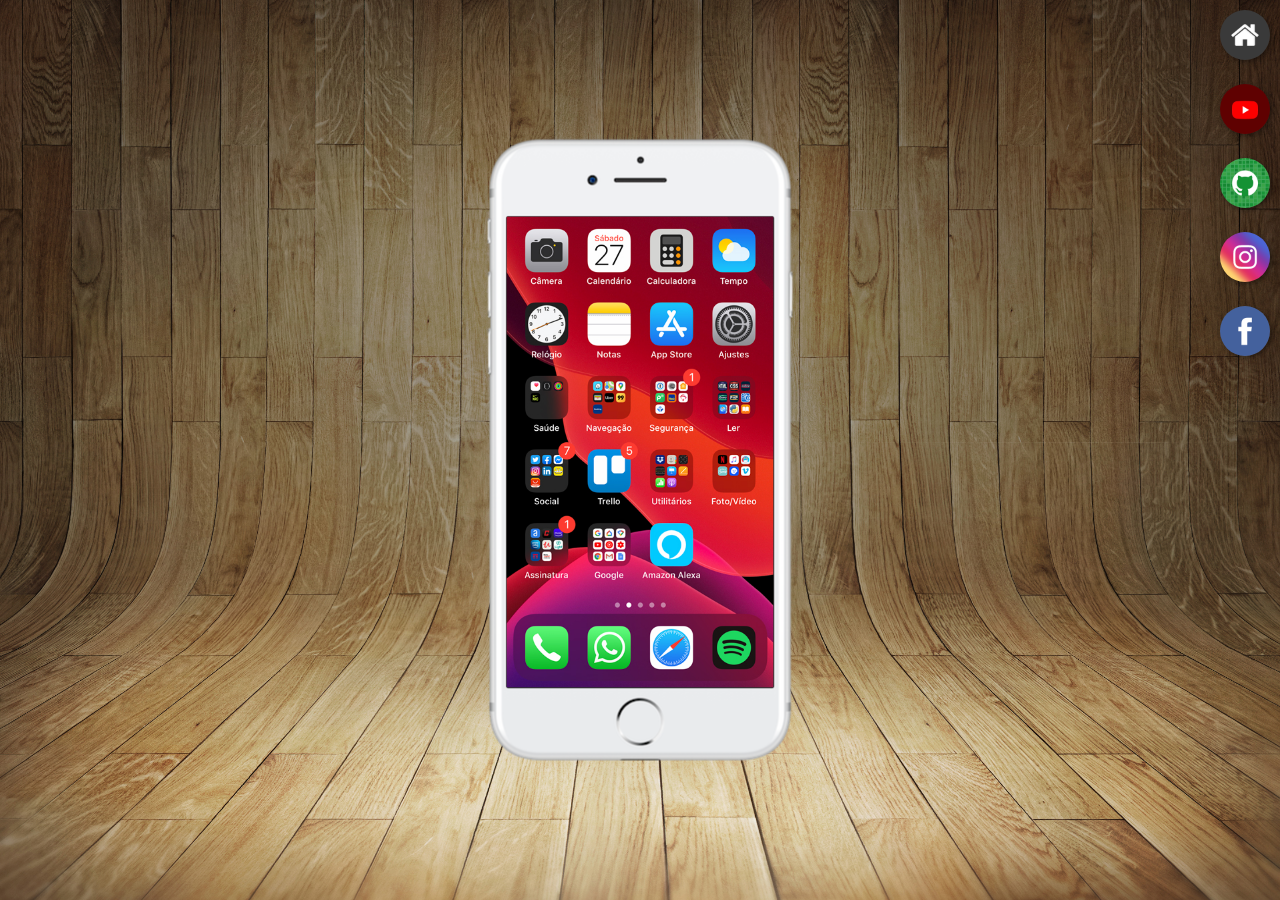
<file: index.html>
<!DOCTYPE html>
<html lang="pt-br">
<head>
    <meta charset="UTF-8">
    <meta name="viewport" content="width=device-width, initial-scale=1.0">
    <link rel="shortcut icon" href="favicon.ico" type="image/x-icon">
    <link rel="stylesheet" href="estilos/style.css">
    <title>Projeto Redes Sociais</title>
</head>
<body>
    <main>
        <section id="telefone">
            <iframe src="home.html" name="tela" id="tela" frameborder="0">
                Seu navegdor não é comptivel com isso.
            </iframe>
        </section>
        <section id="redes-sociais">
            <a href="home.html" target="tela"><img src="imagens/logo-home.jpg" alt="Home"></a><br>
            <a href="youtube.html" target="tela"><img src="imagens/logo-youtube.jpg" alt="Youtube"></a><br>
            <a href="github.html" target="tela"><img src="imagens/logo-github.jpg" alt="GitHub"></a><br>
            <a href="instagram.html" target="tela"><img src="imagens/logo-instagram.jpg" alt="Instagram"></a><br>
            <!--<a href="x.html" target="tela"><img src="imagens/logo-twitter.jpg" alt="X"></a><br>-->
            <a href="facebook.html" target="tela"><img src="imagens/logo-facebook.jpg" alt="Facebook"></a>
        </section>
    </main>
</body>
</html>
</file>
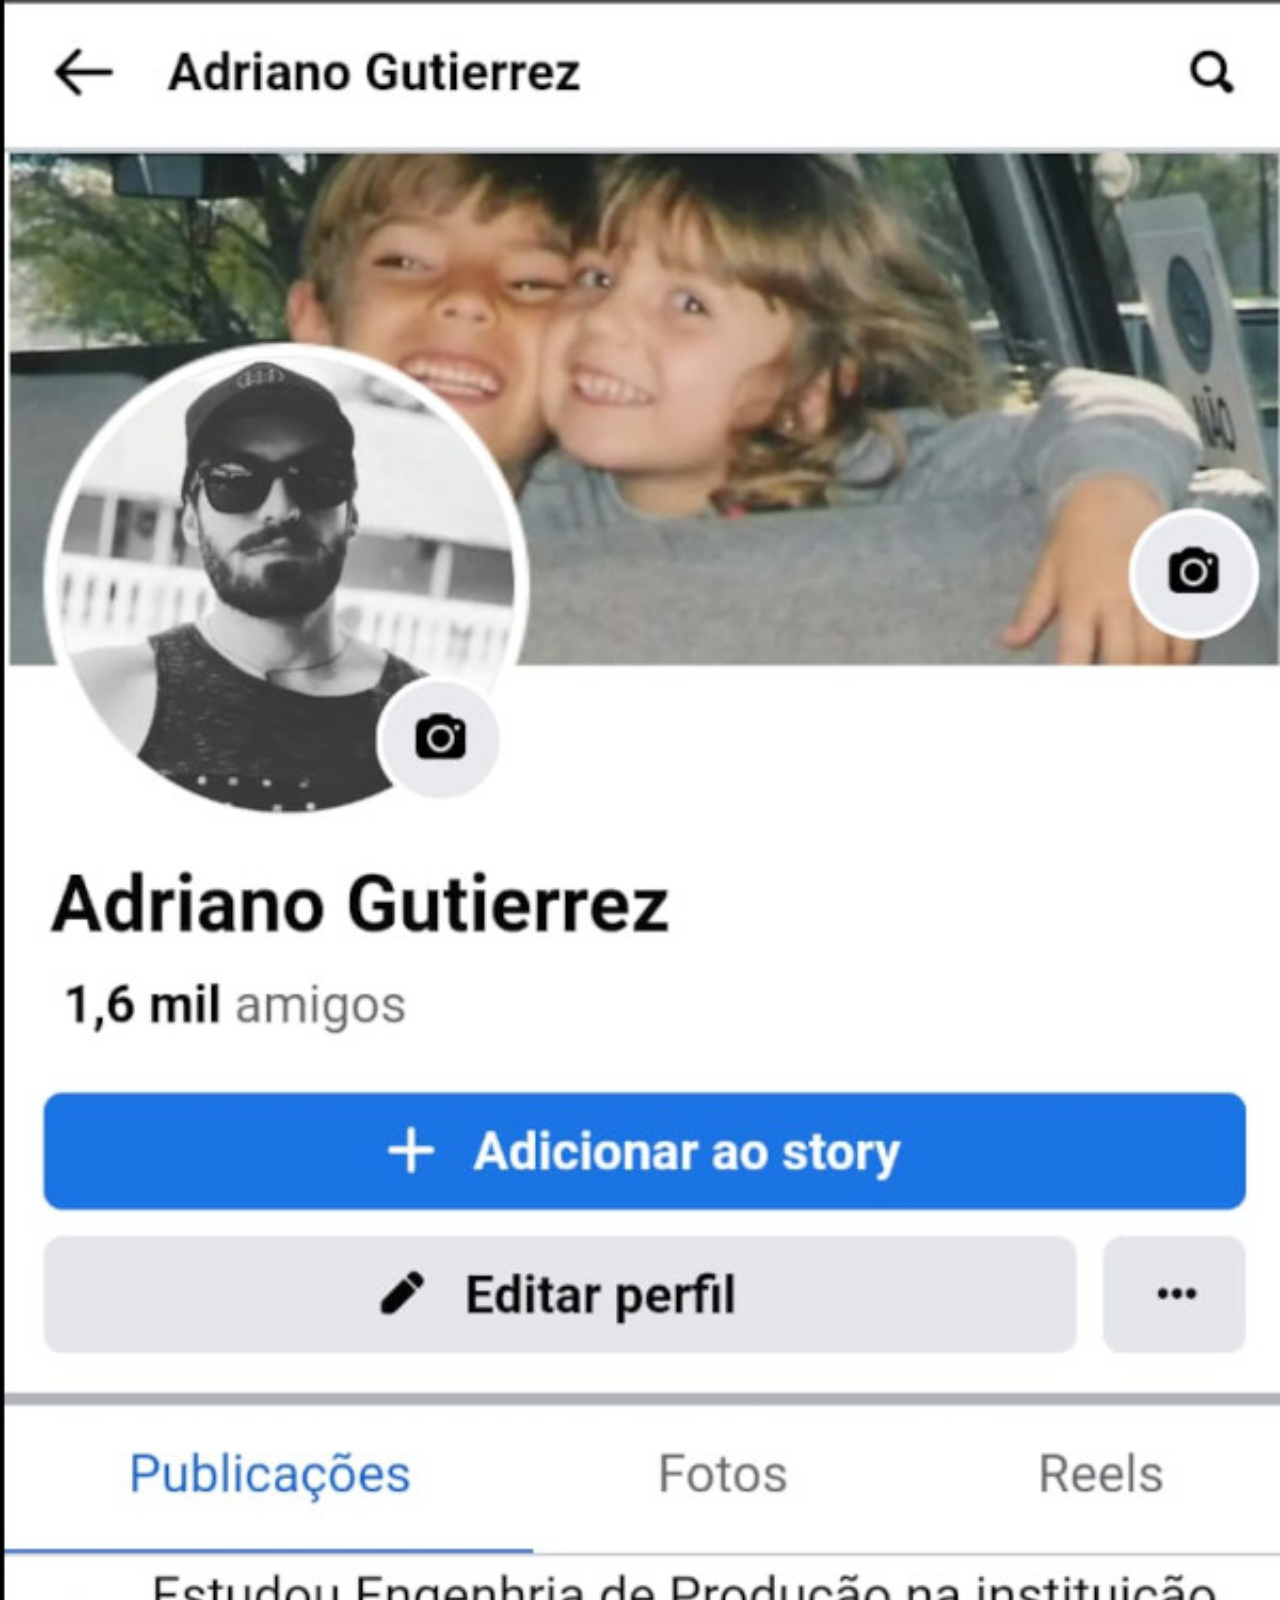
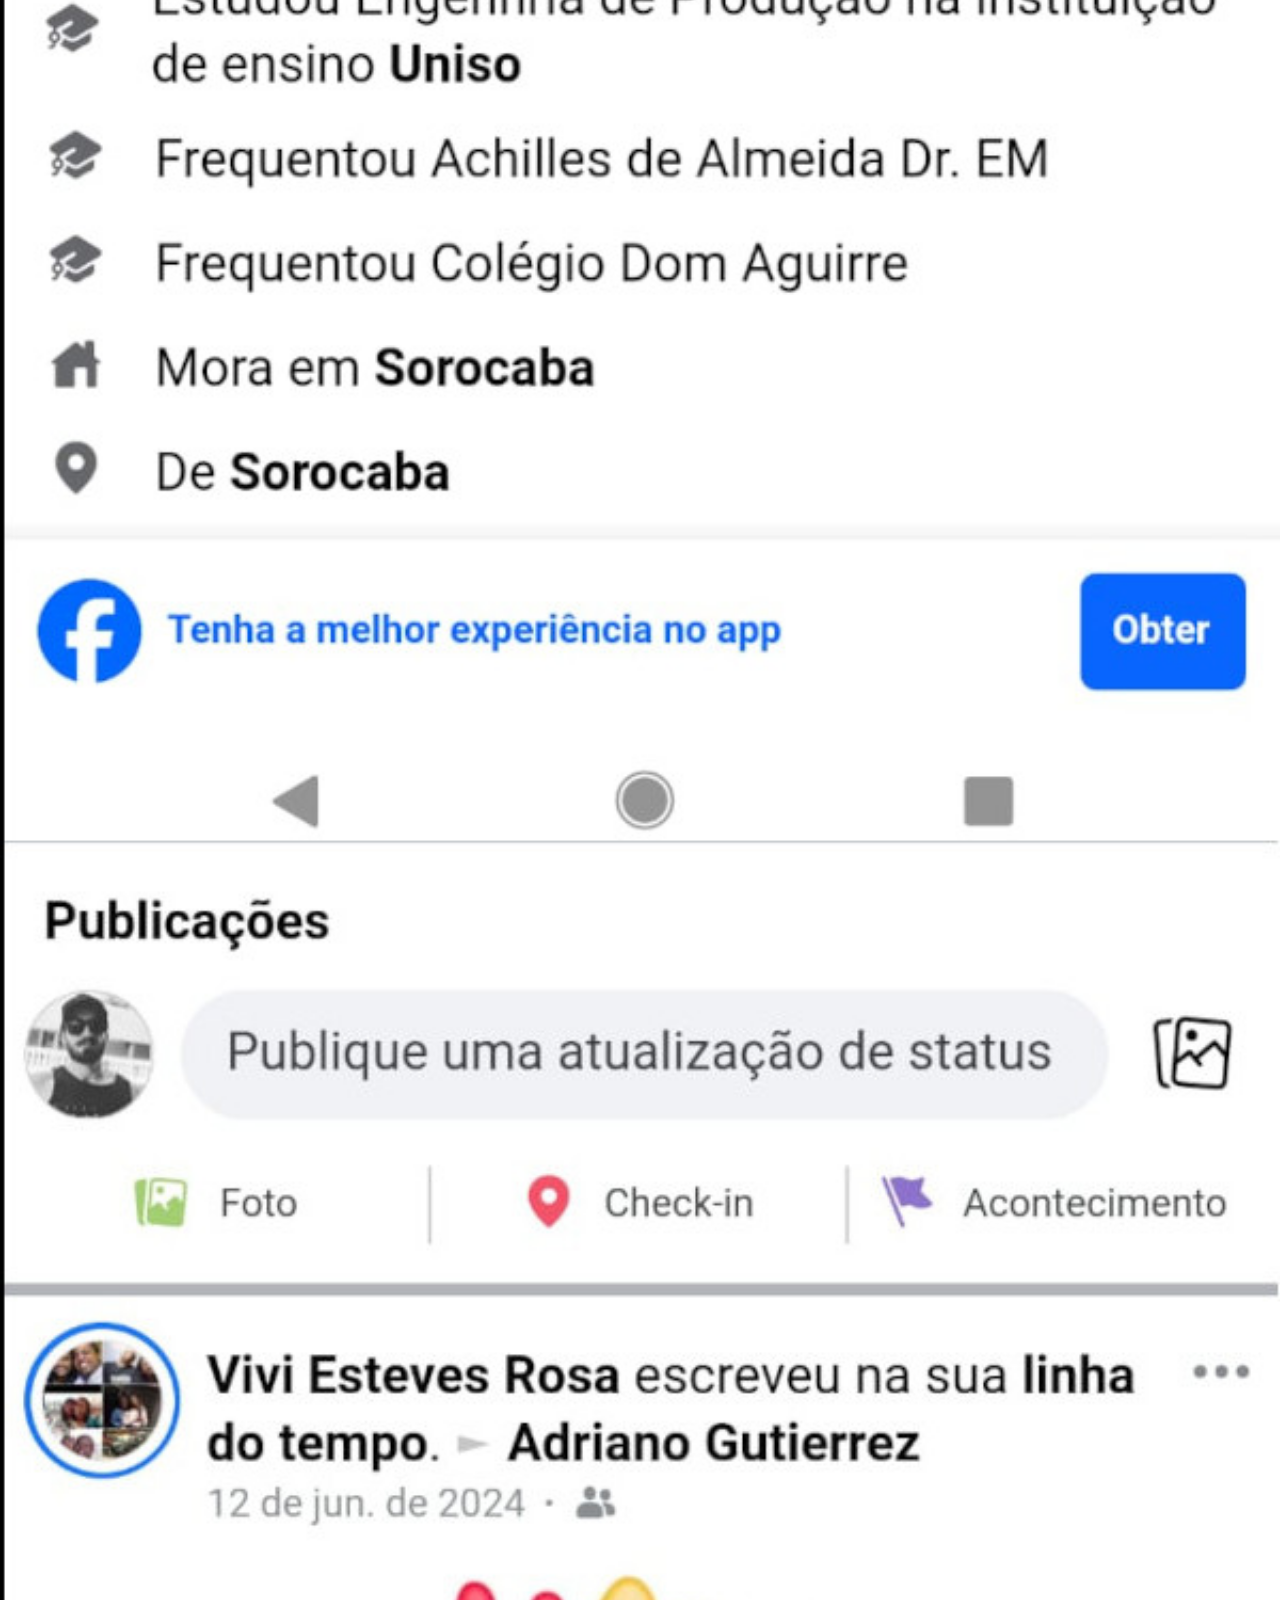
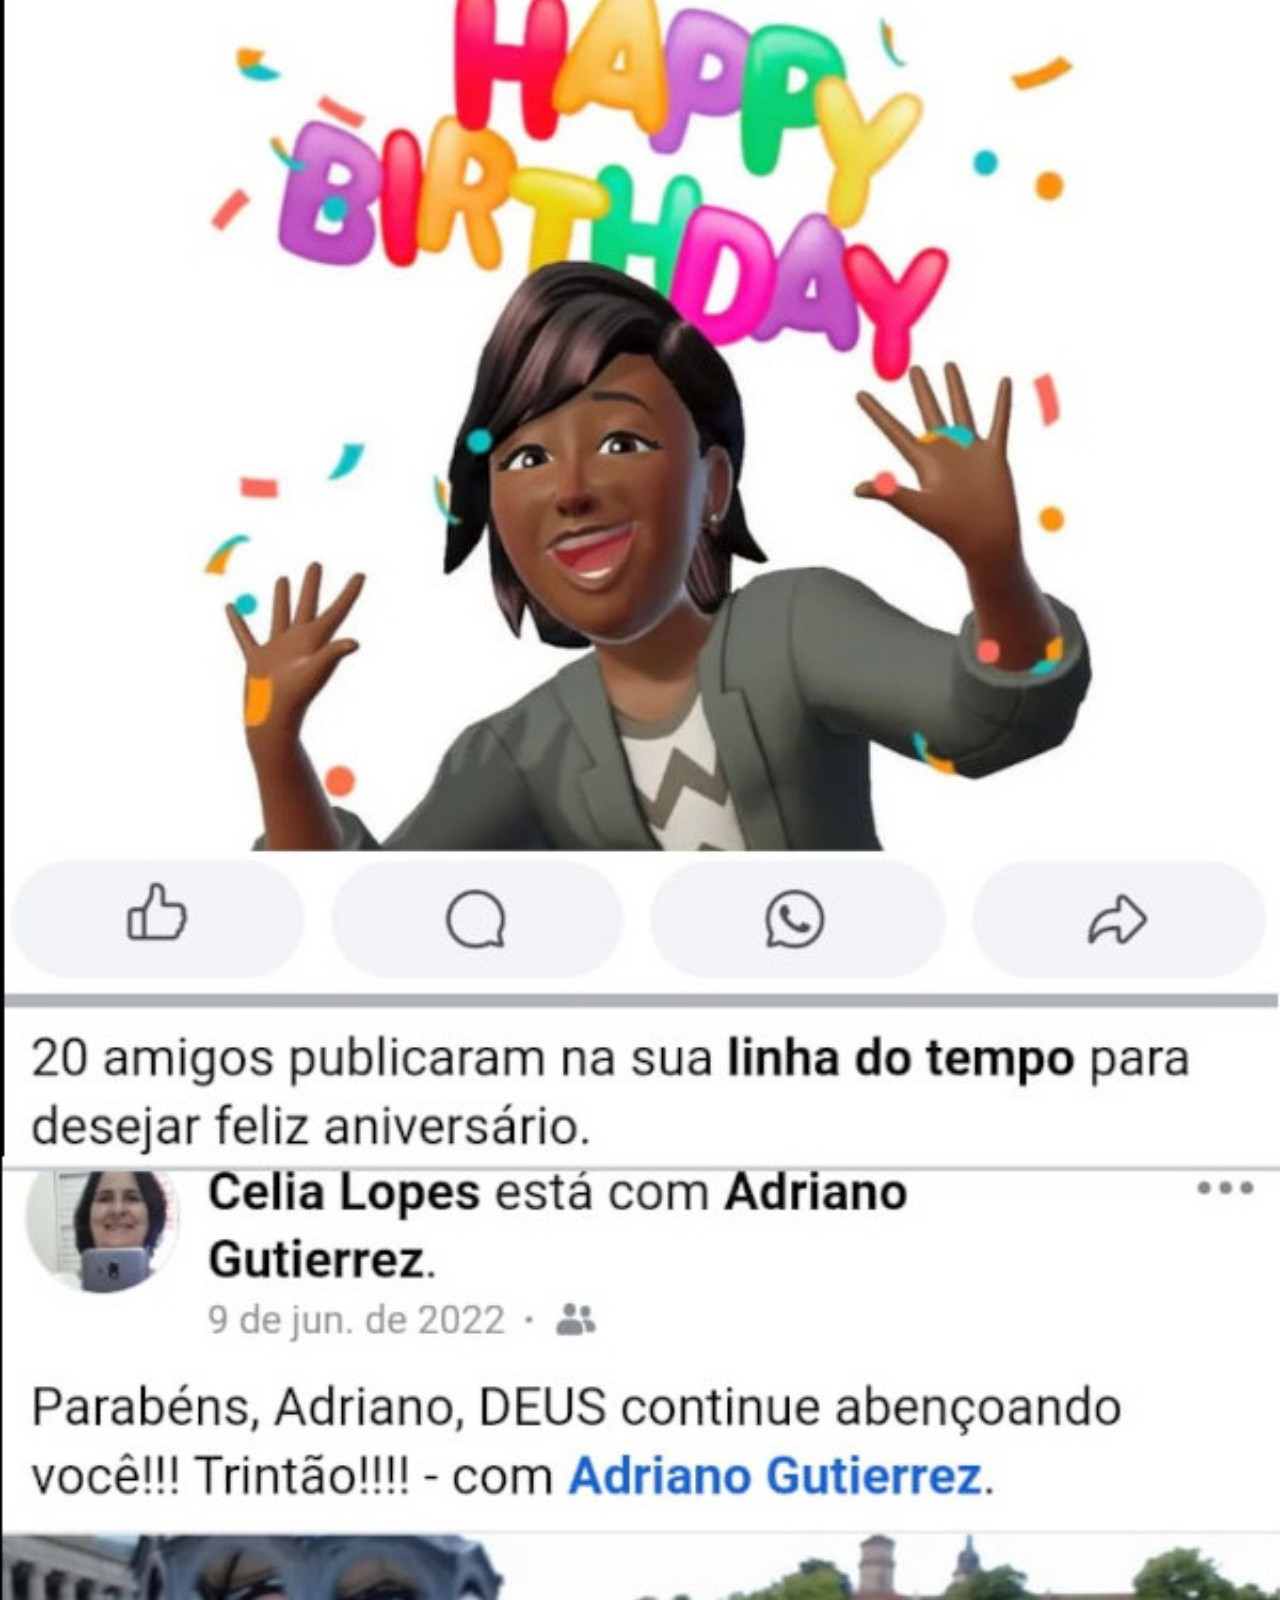
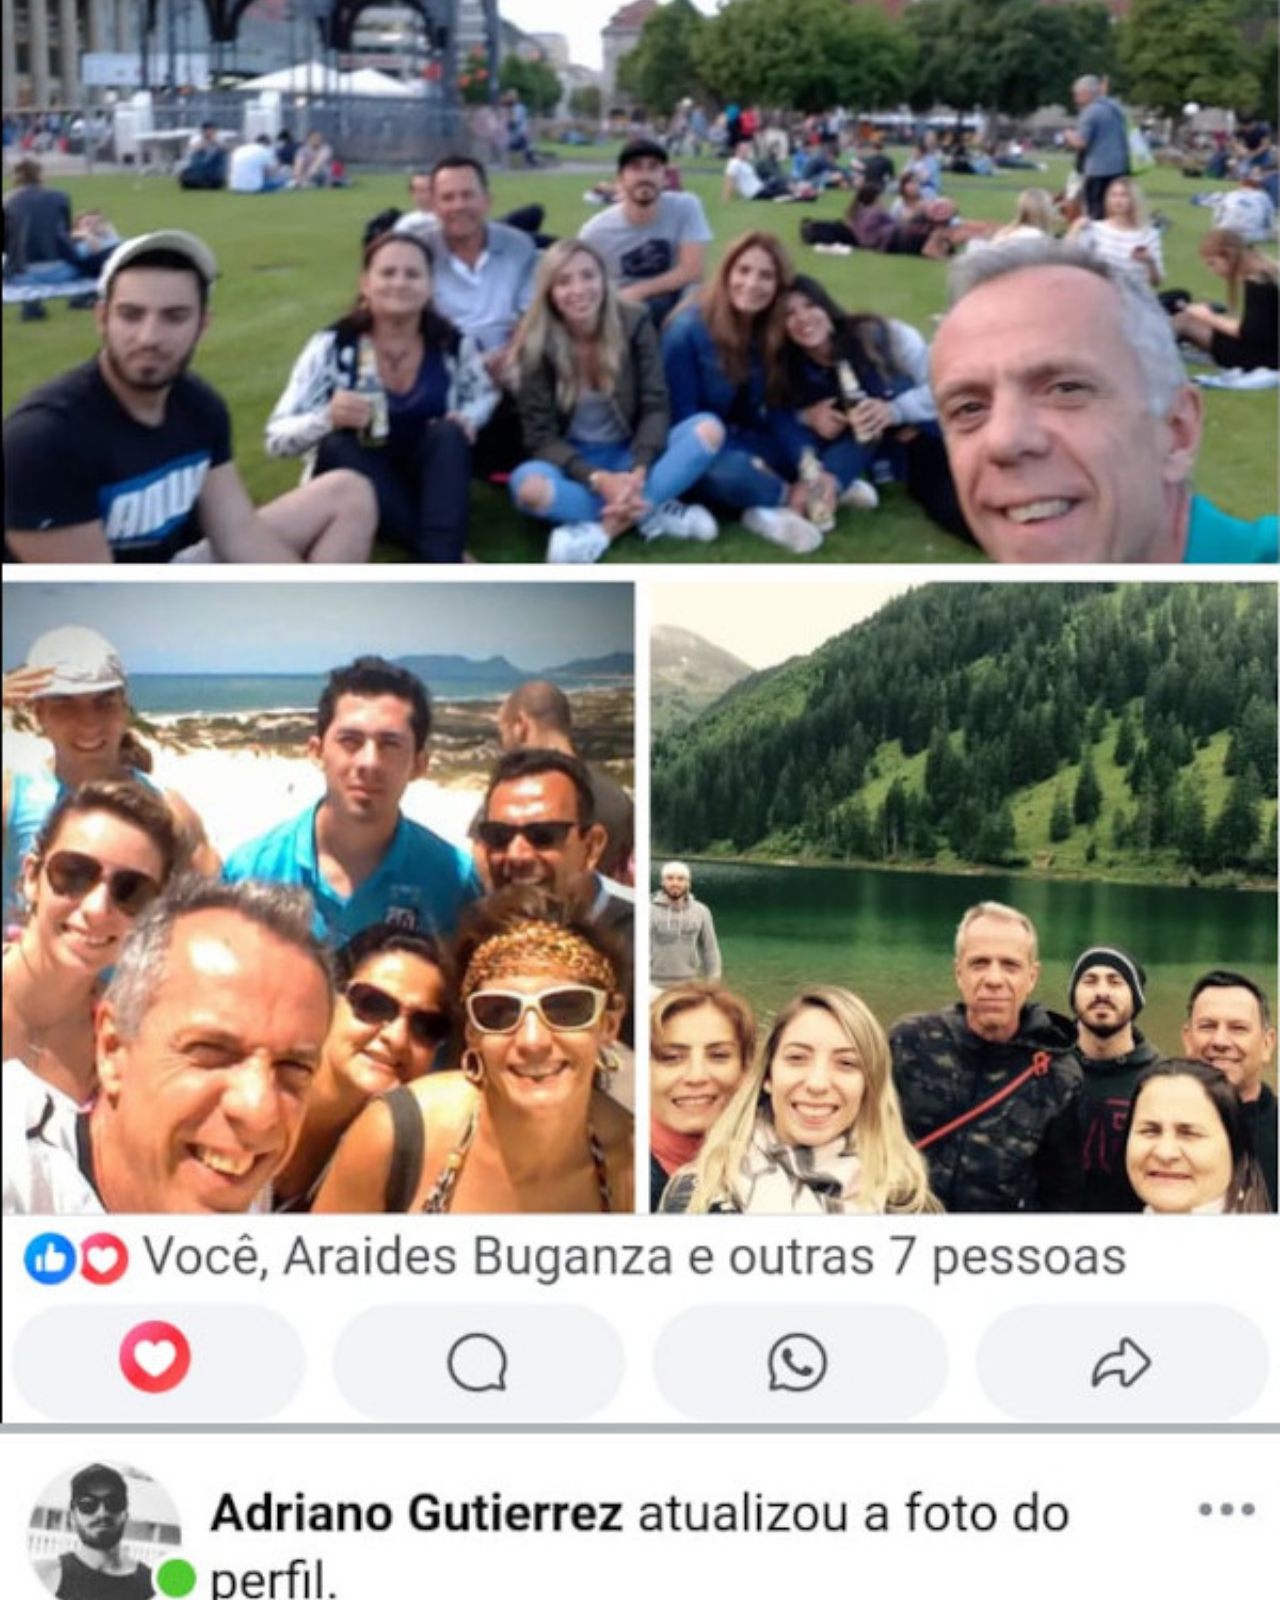
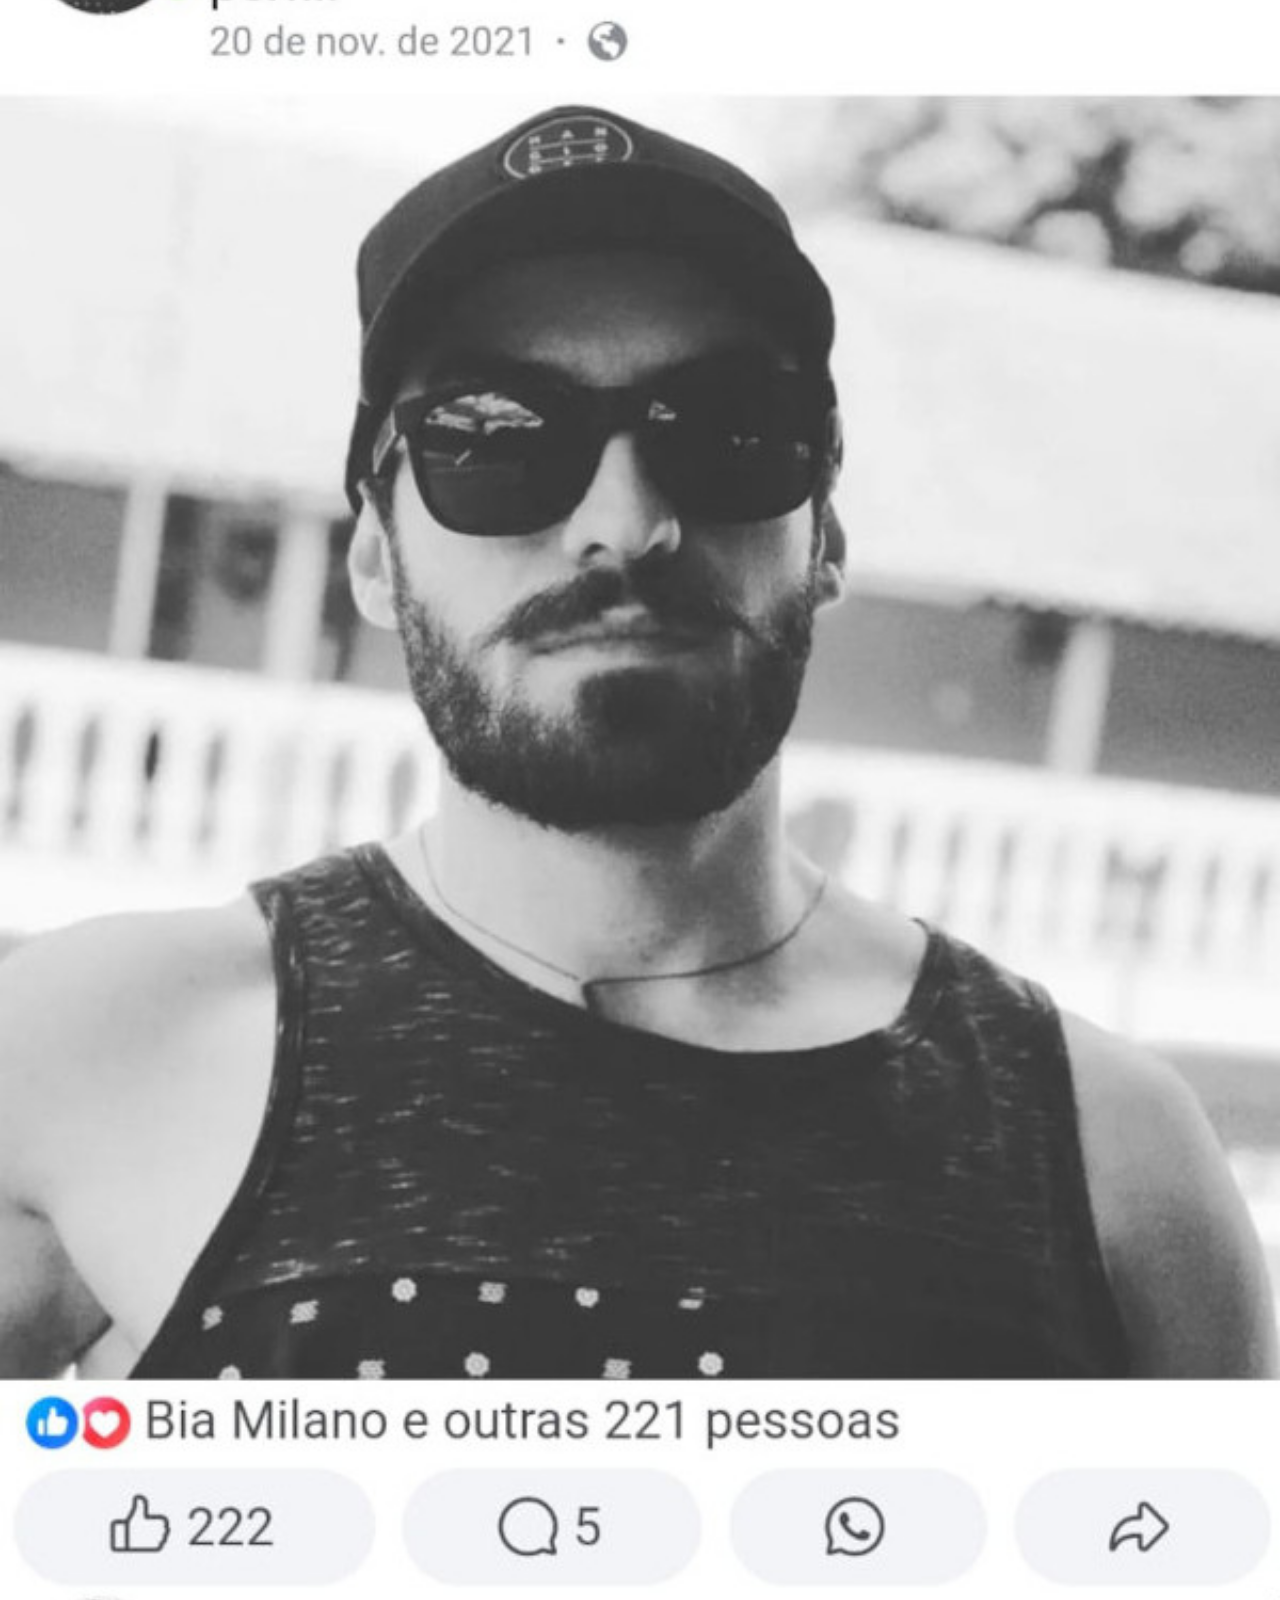
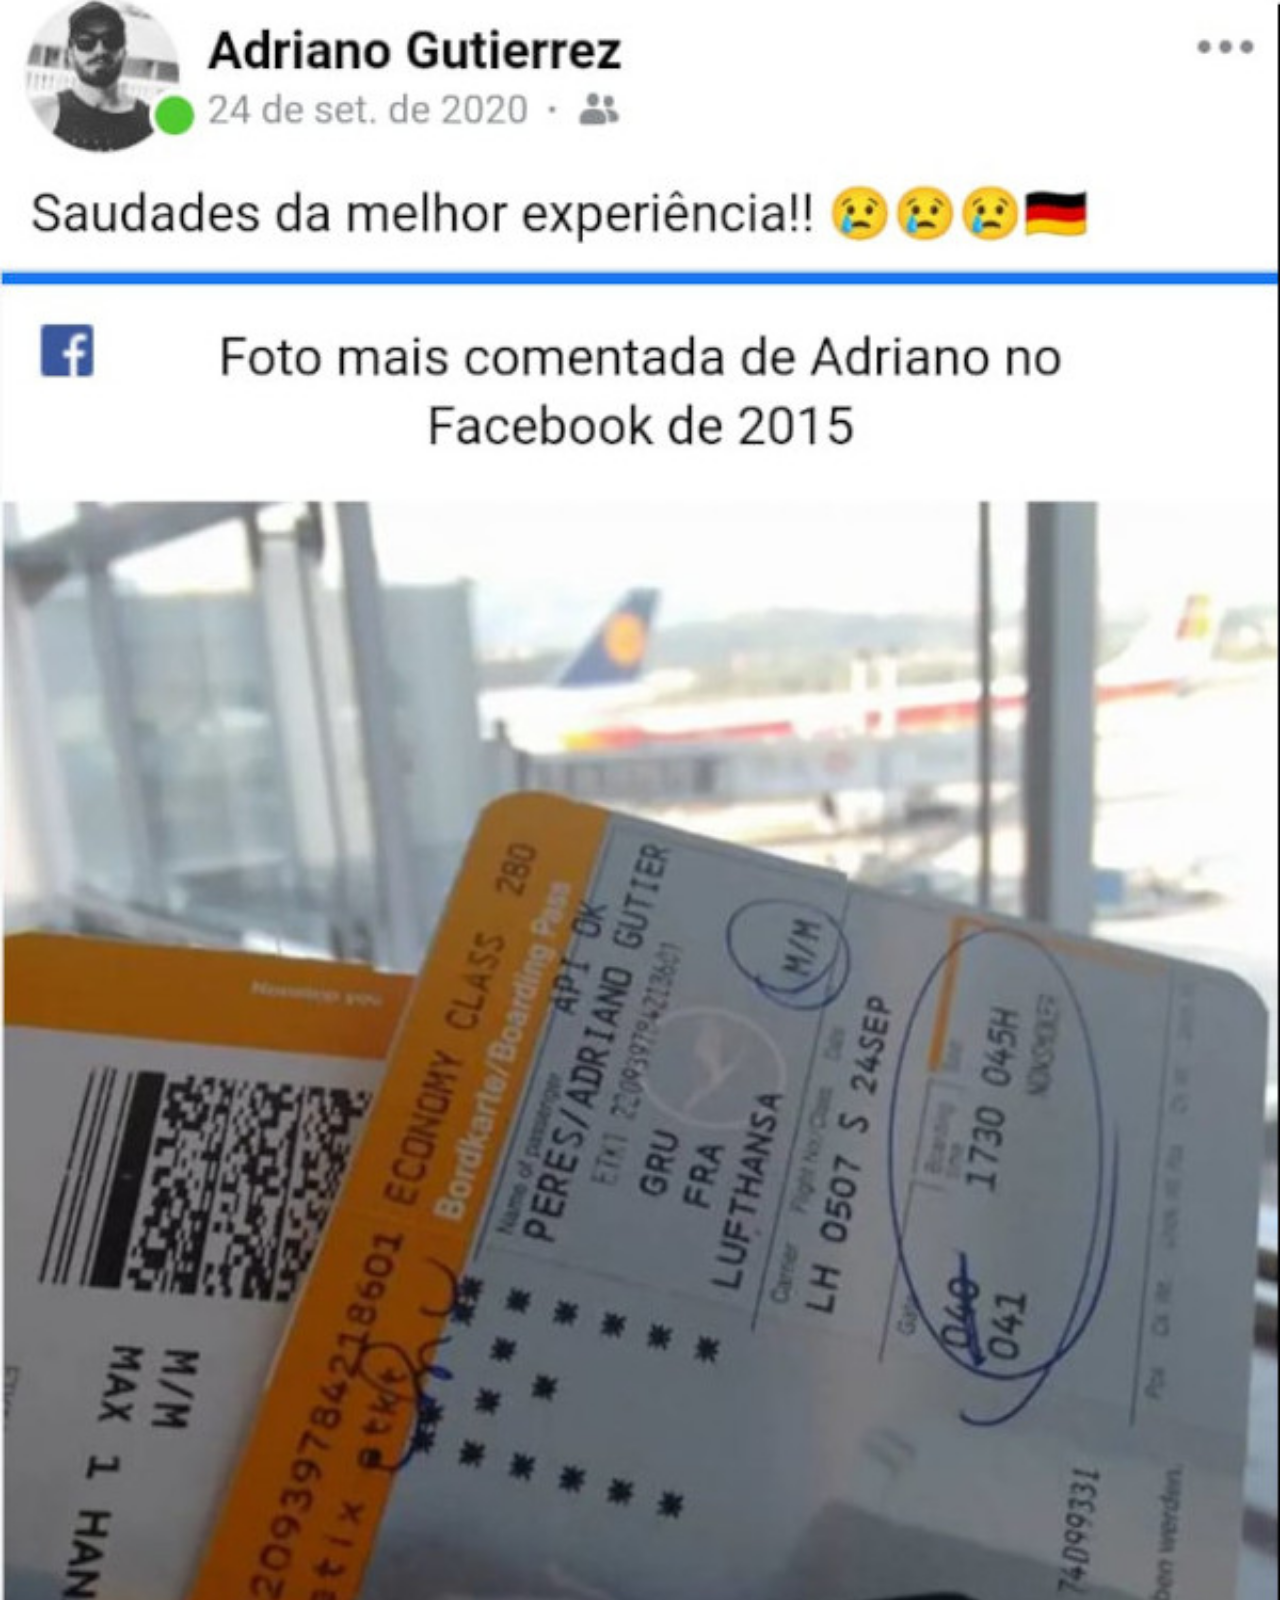
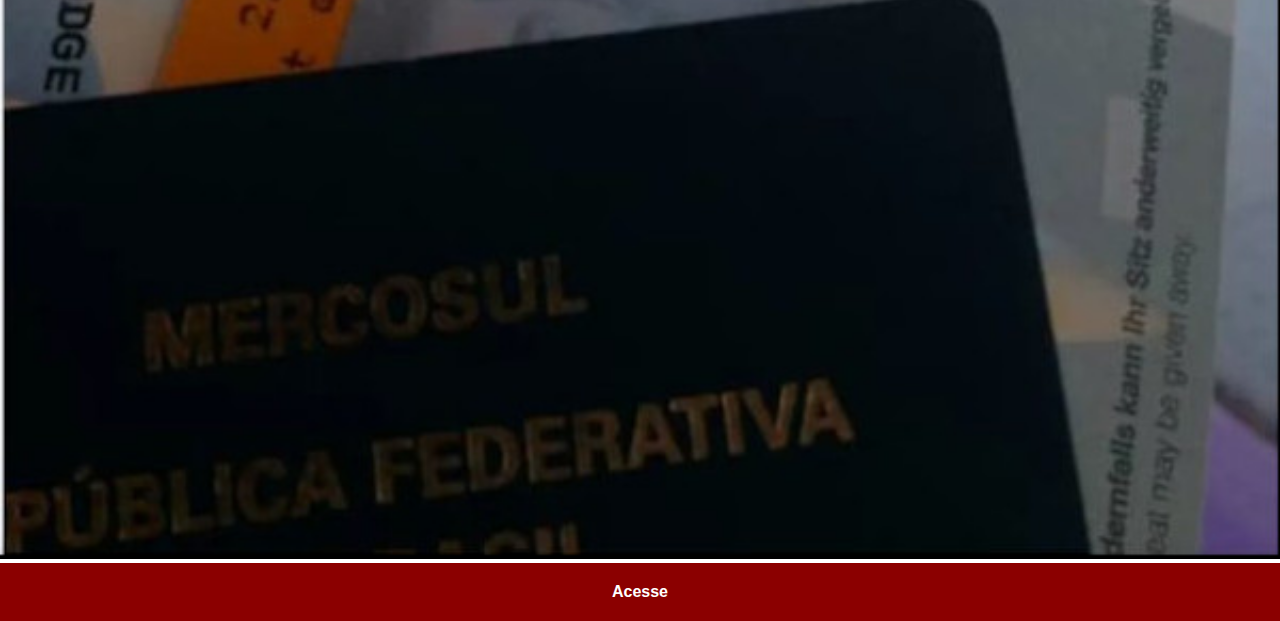
<file: facebook.html>
<!DOCTYPE html>
<html lang="pt-br">
<head>
    <meta charset="UTF-8">
    <meta name="viewport" content="width=device-width, initial-scale=1.0">
    <title>Facebook</title>
    <link rel="stylesheet" href="estilos/social.css">
</head>
<body>
    <img src="imagens/tela-facebook.jpg" alt="Facebook">
    <a href="https://www.facebook.com/adriano.gutierrez.33/" target="_blank">Acesse</a>
</body>
</html>
</file>
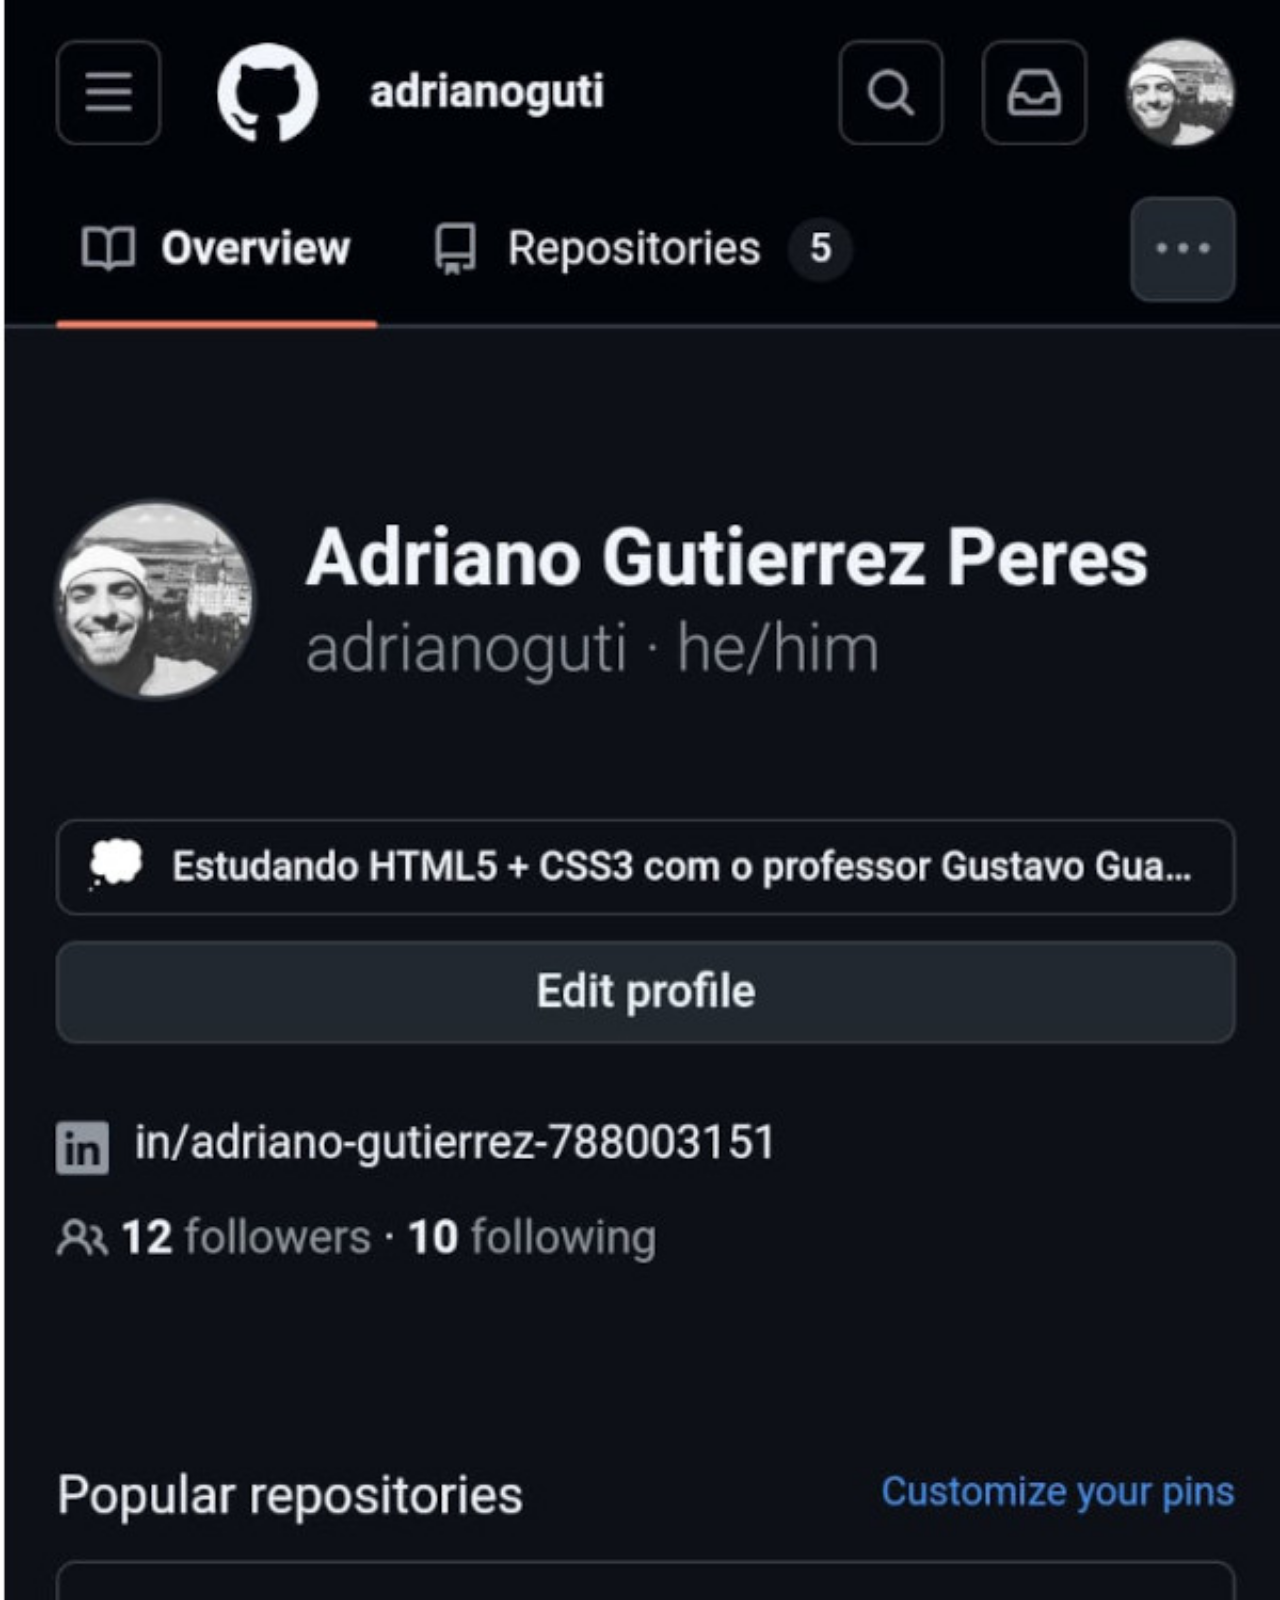
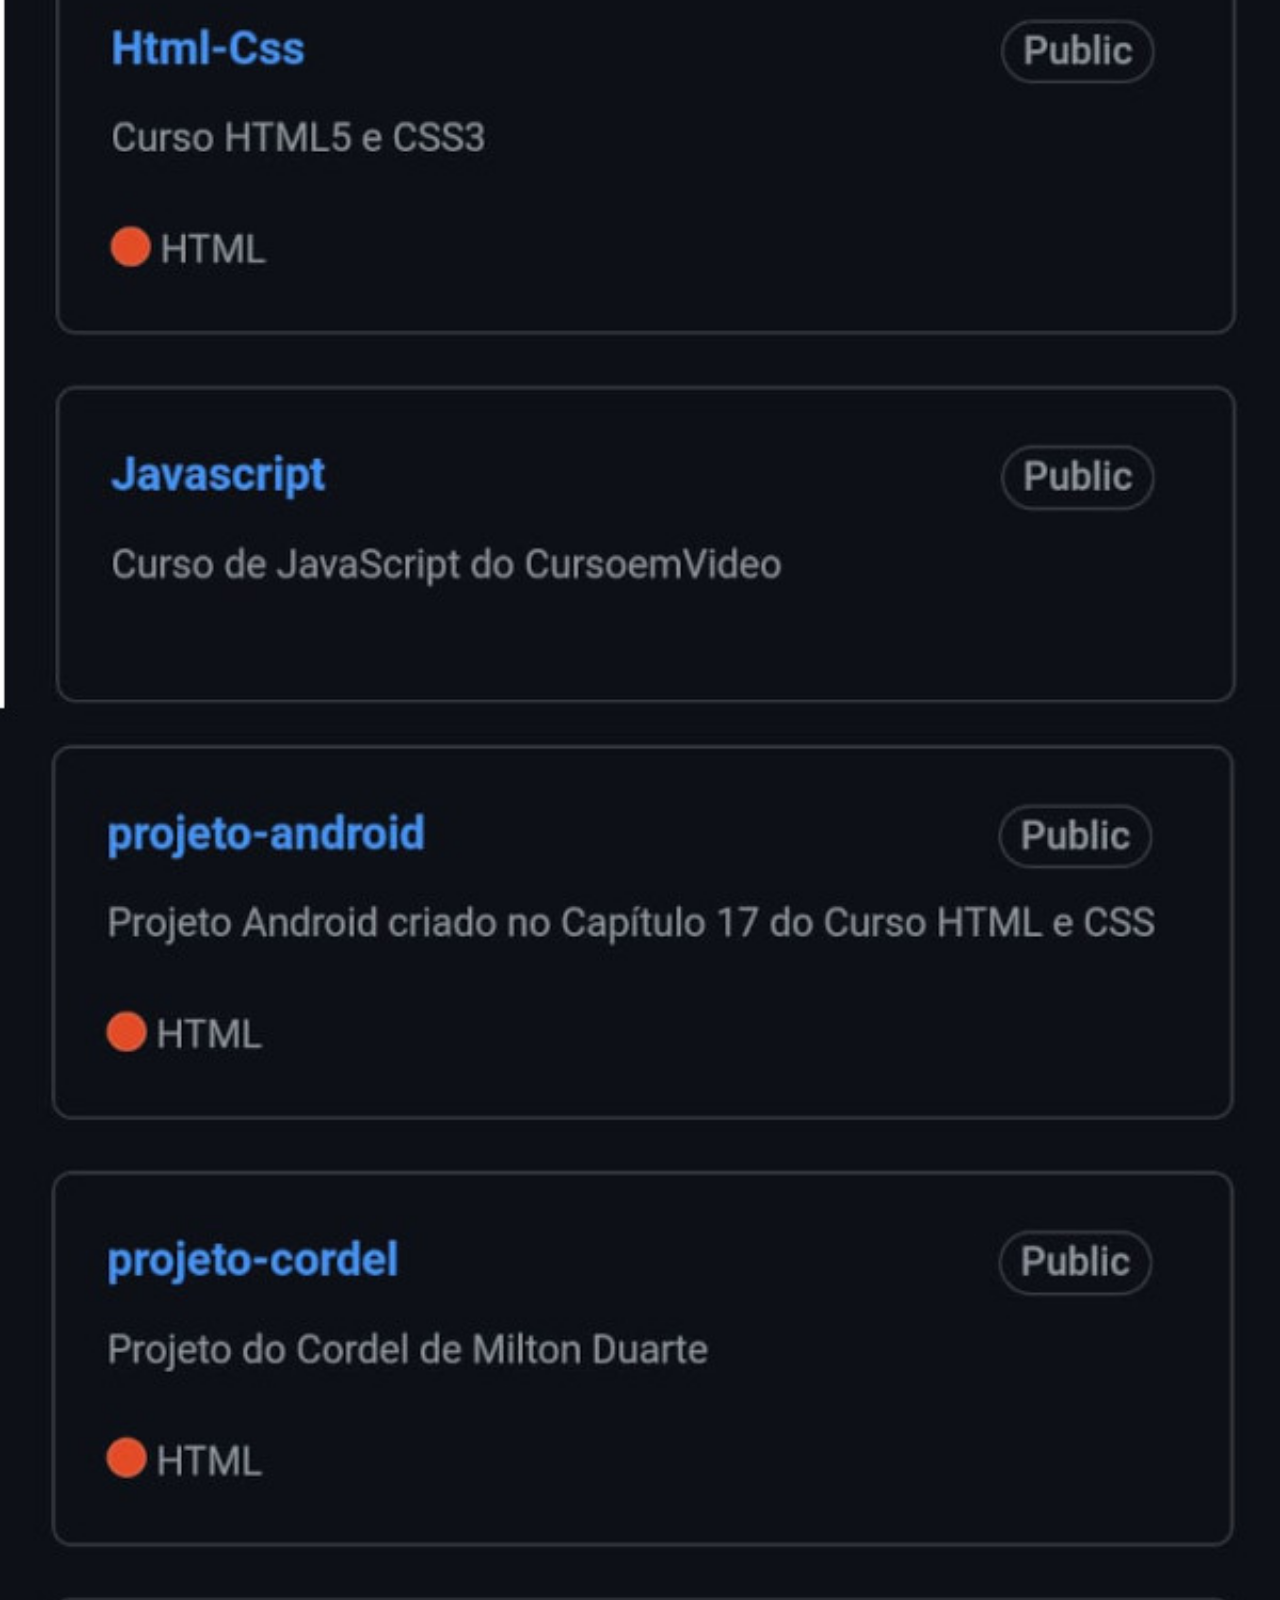
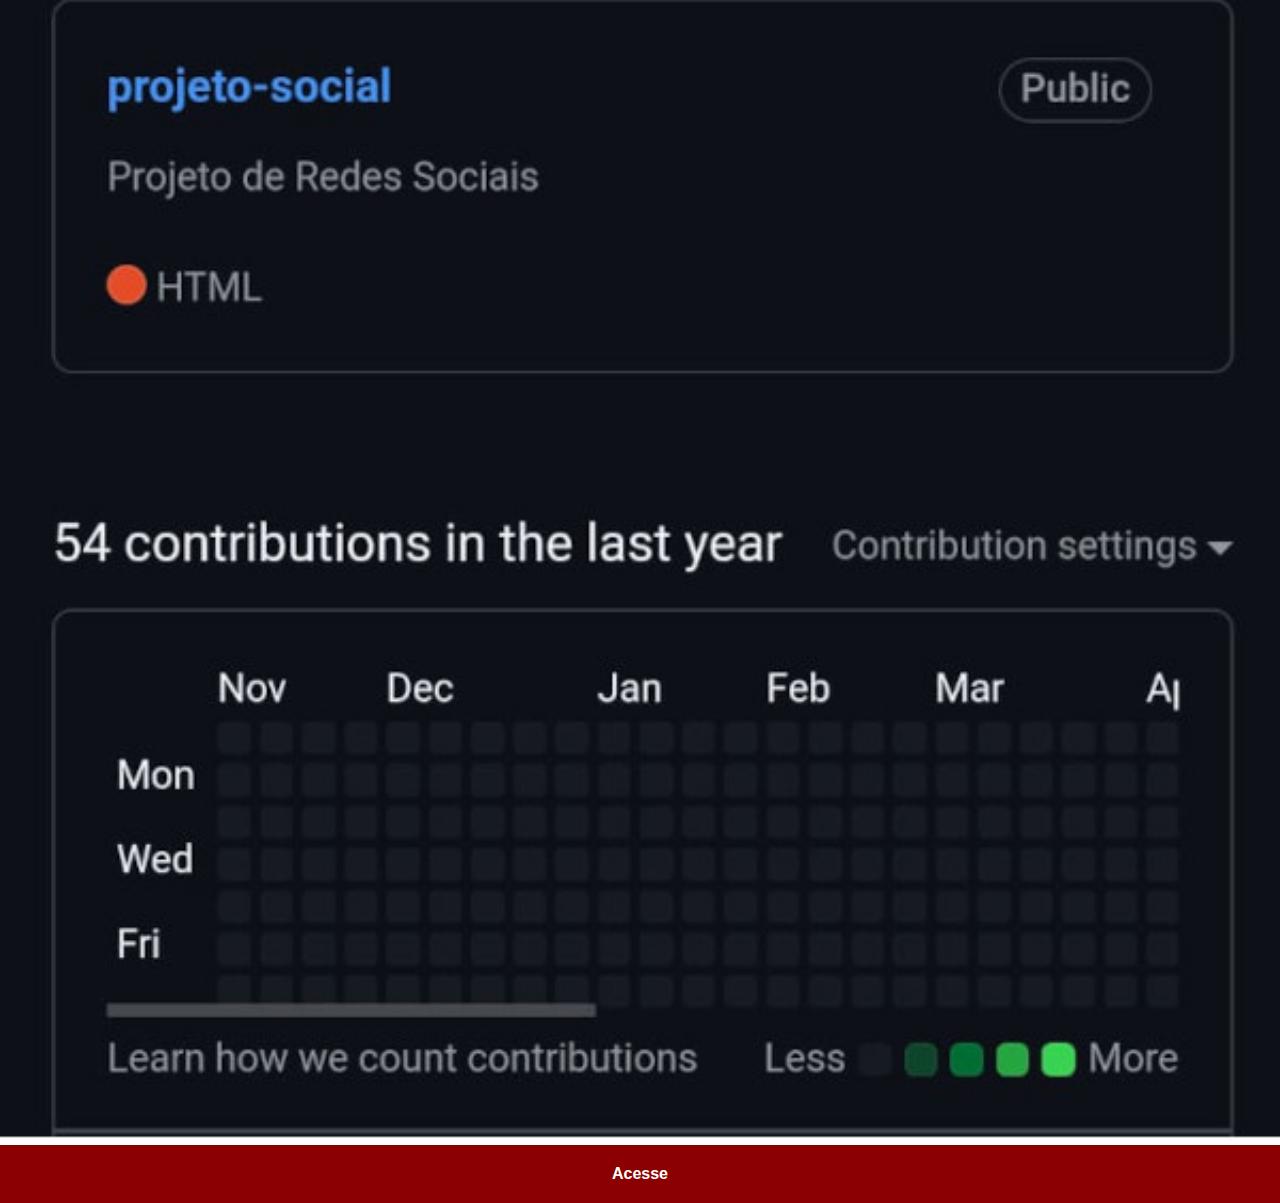
<file: github.html>
<!DOCTYPE html>
<html lang="pt-br">
<head>
    <meta charset="UTF-8">
    <meta name="viewport" content="width=device-width, initial-scale=1.0">
    <title>GitHub</title>
    <link rel="stylesheet" href="estilos/social.css">
</head>
<body>
    <img src="imagens/tela-github.jpg" alt="GitHub">
    <a href="https://github.com/adrianoguti" target="_blank">Acesse</a>
</body>
</html>
</file>
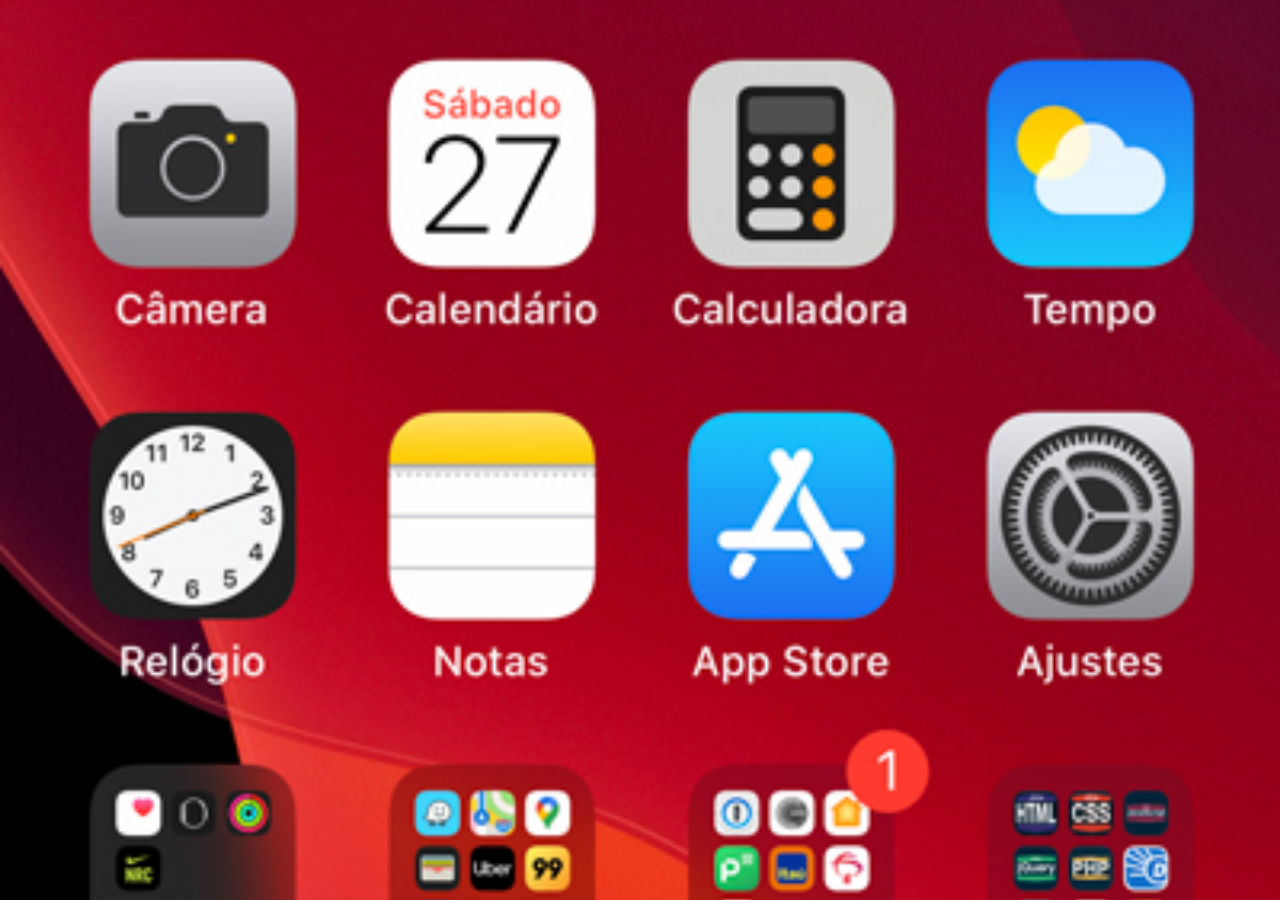
<file: home.html>
<!DOCTYPE html>
<html lang="pt-br">
<head>
    <meta charset="UTF-8">
    <meta name="viewport" content="width=device-width, initial-scale=1.0">
    <title>Home</title>
</head>
<style>
    * {
        margin: 0px;
        padding: 0px;
    }

    body {
        width: 100vw;
        height: 100vh;
        background: black url(imagens/tela-home.jpg) no-repeat top center;
        background-size: cover;
    }
</style>
<body>
    
</body>
</html>
</file>
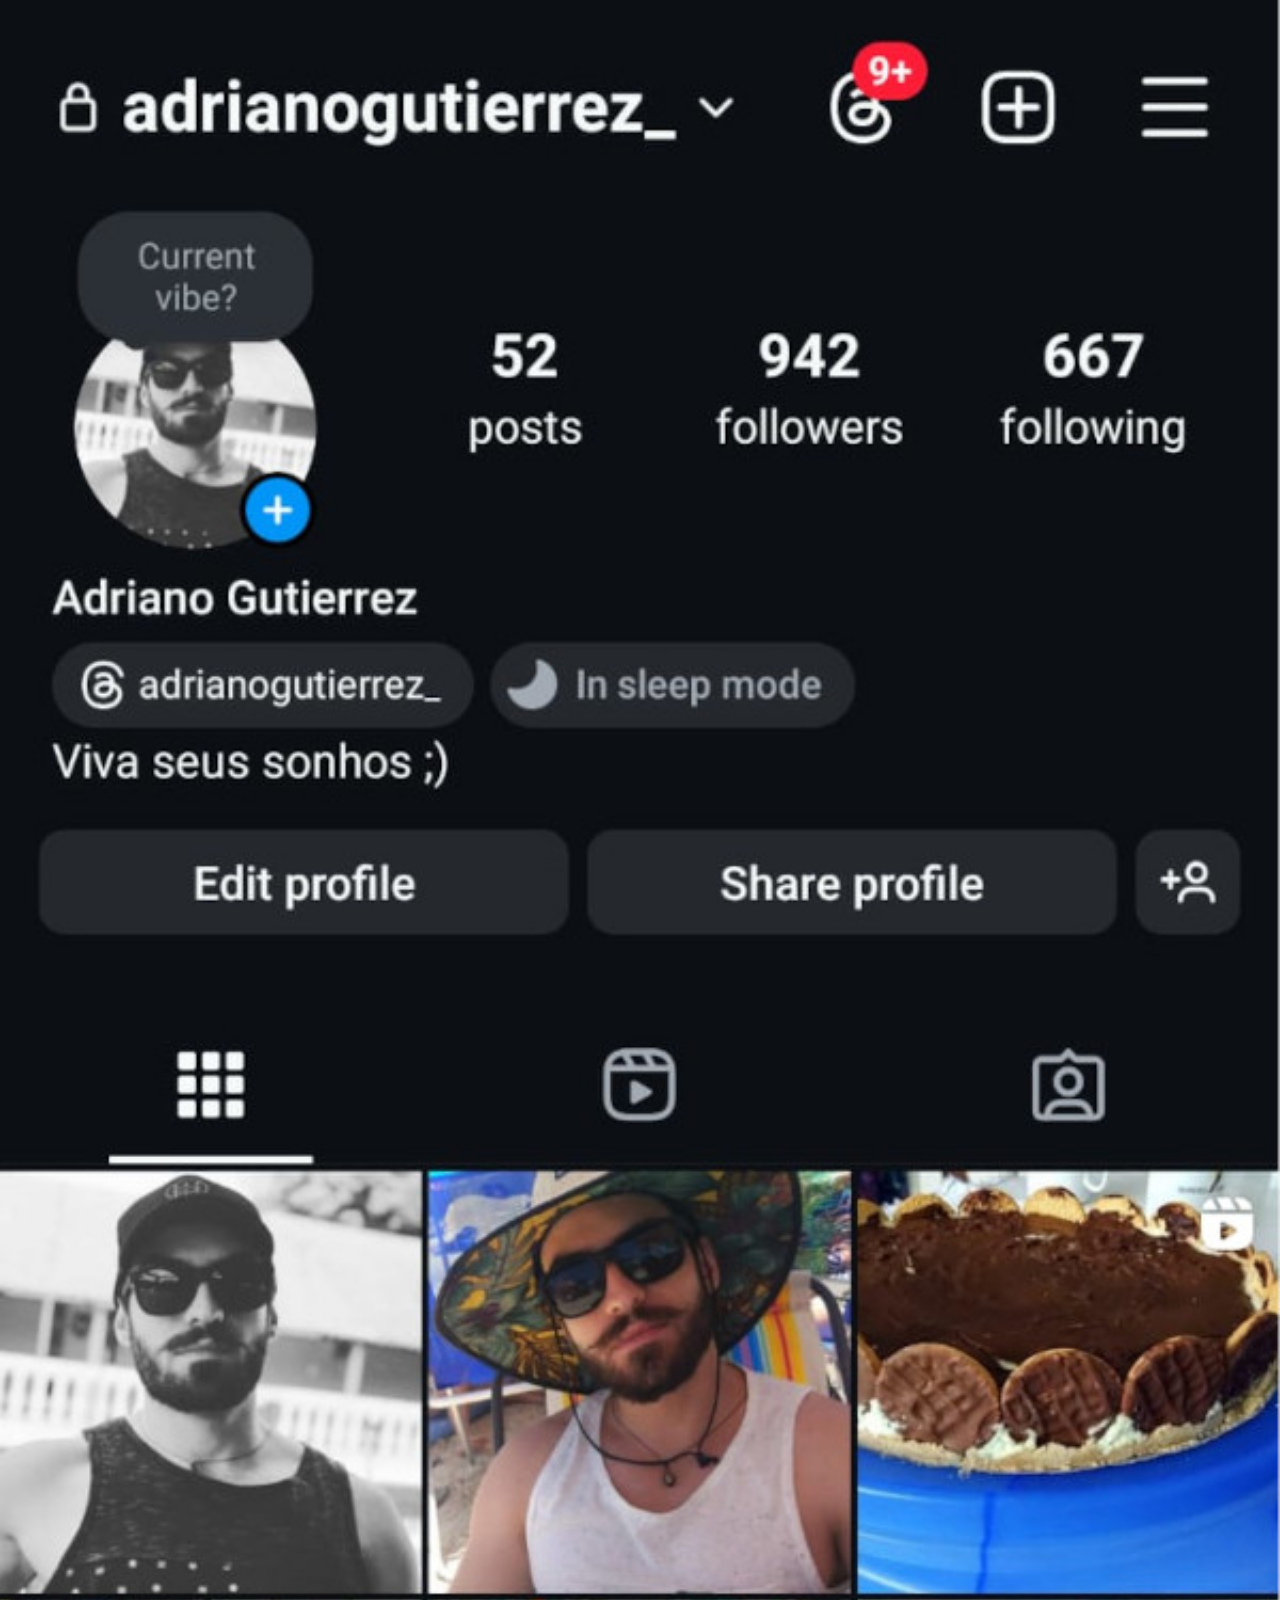
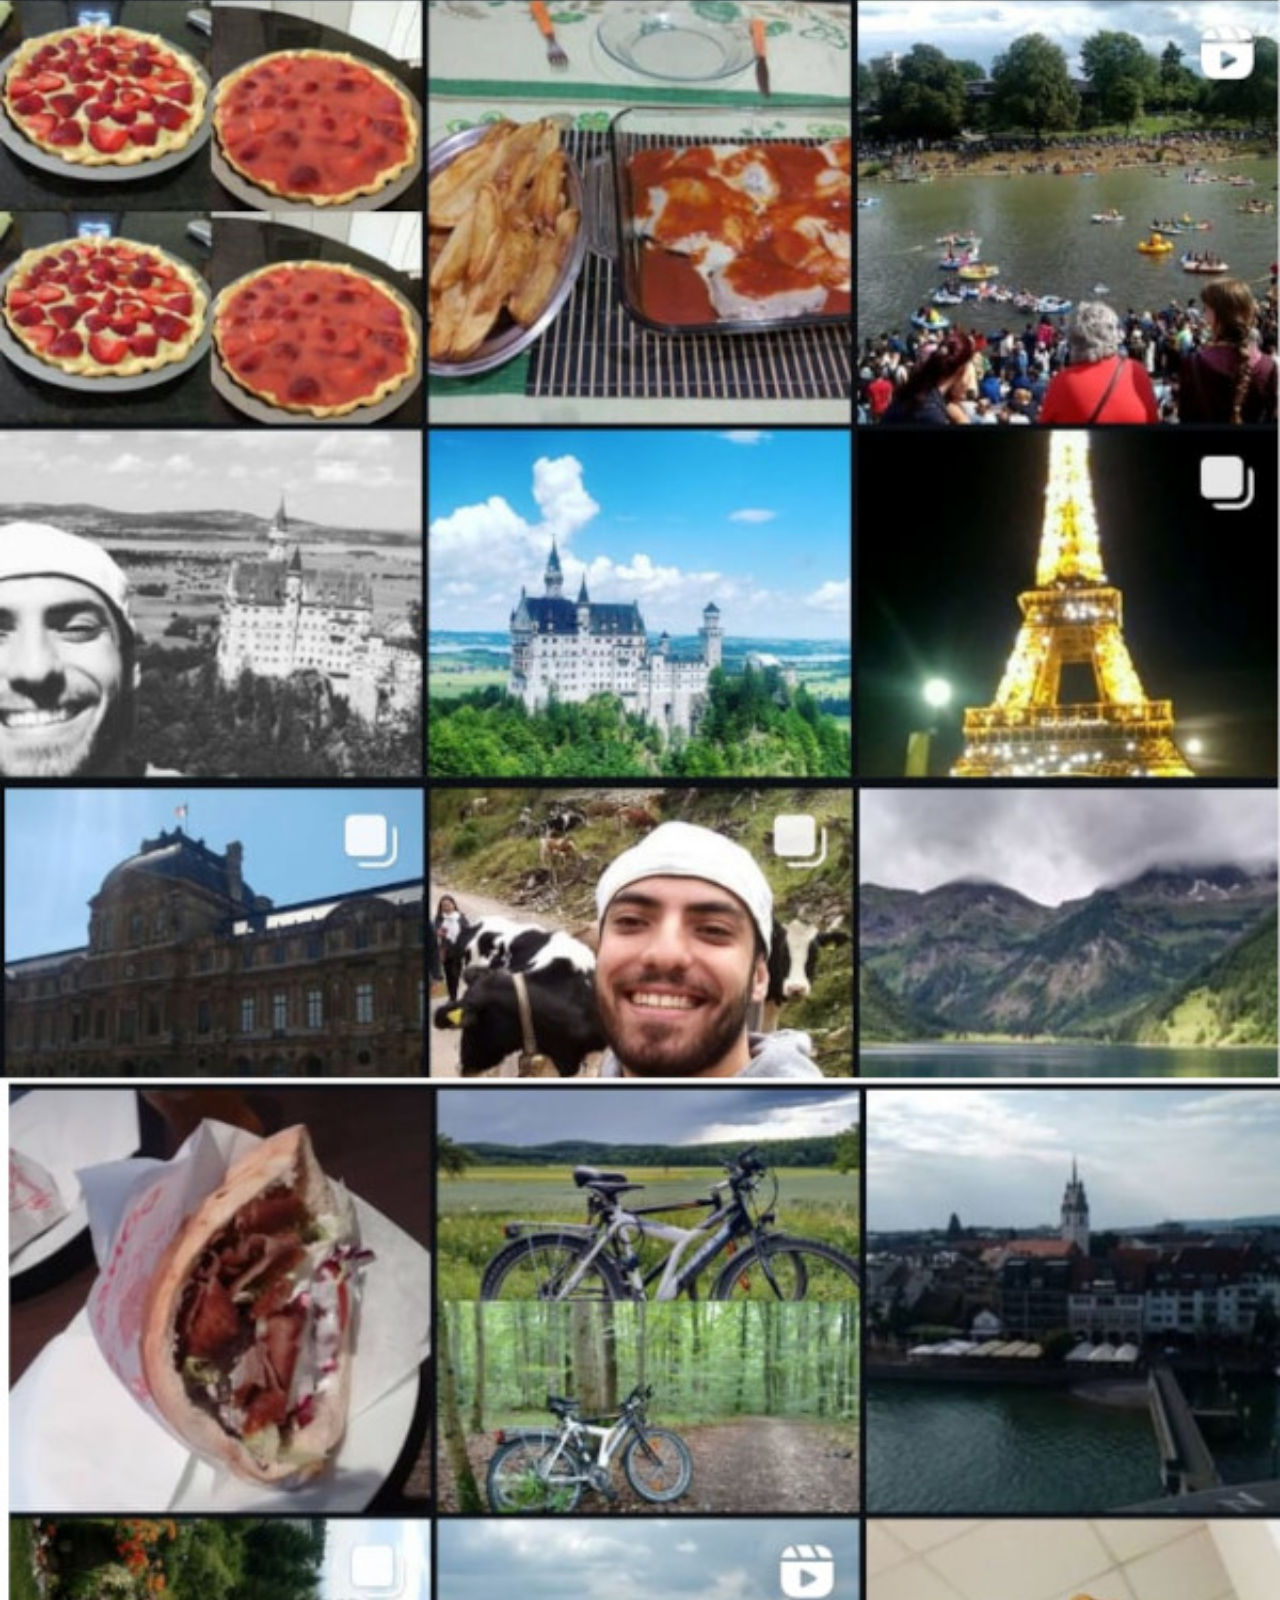
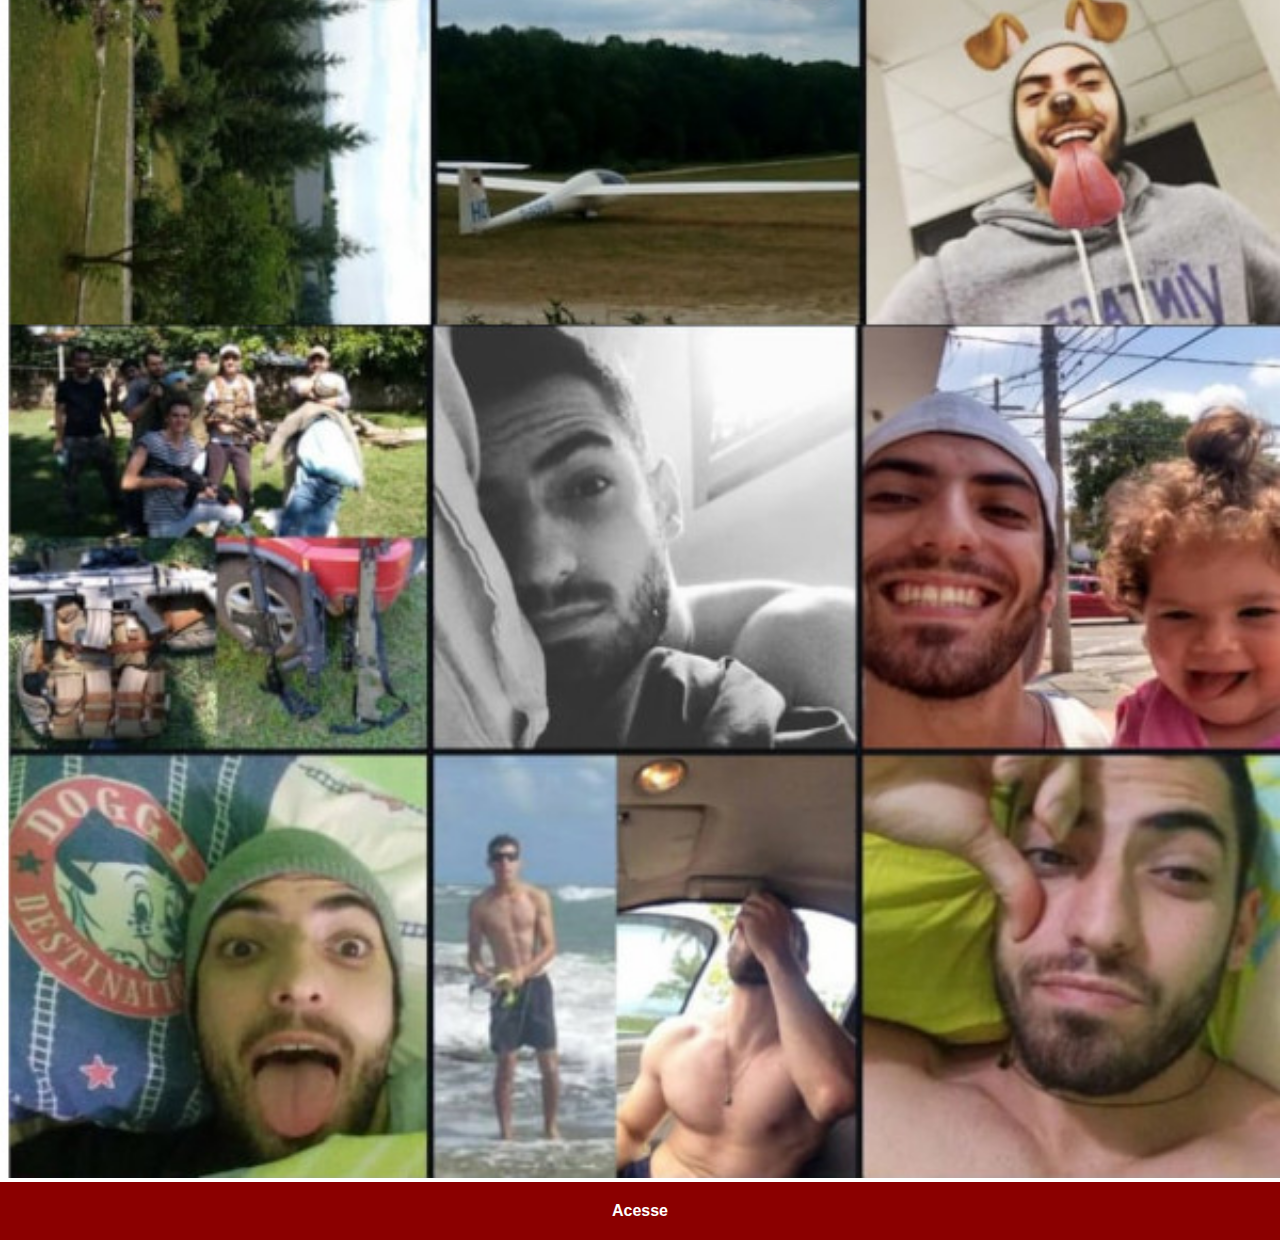
<file: instagram.html>
<!DOCTYPE html>
<html lang="pt-br">
<head>
    <meta charset="UTF-8">
    <meta name="viewport" content="width=device-width, initial-scale=1.0">
    <title>Instagram</title>
    <link rel="stylesheet" href="estilos/social.css">
</head>
<body>
    <img src="imagens/tela-instagram.jpg" alt="Instagram">
    <a href="https://www.instagram.com/adrianogutierrez_/" target="_blank">Acesse</a>
</body>
</html>
</file>
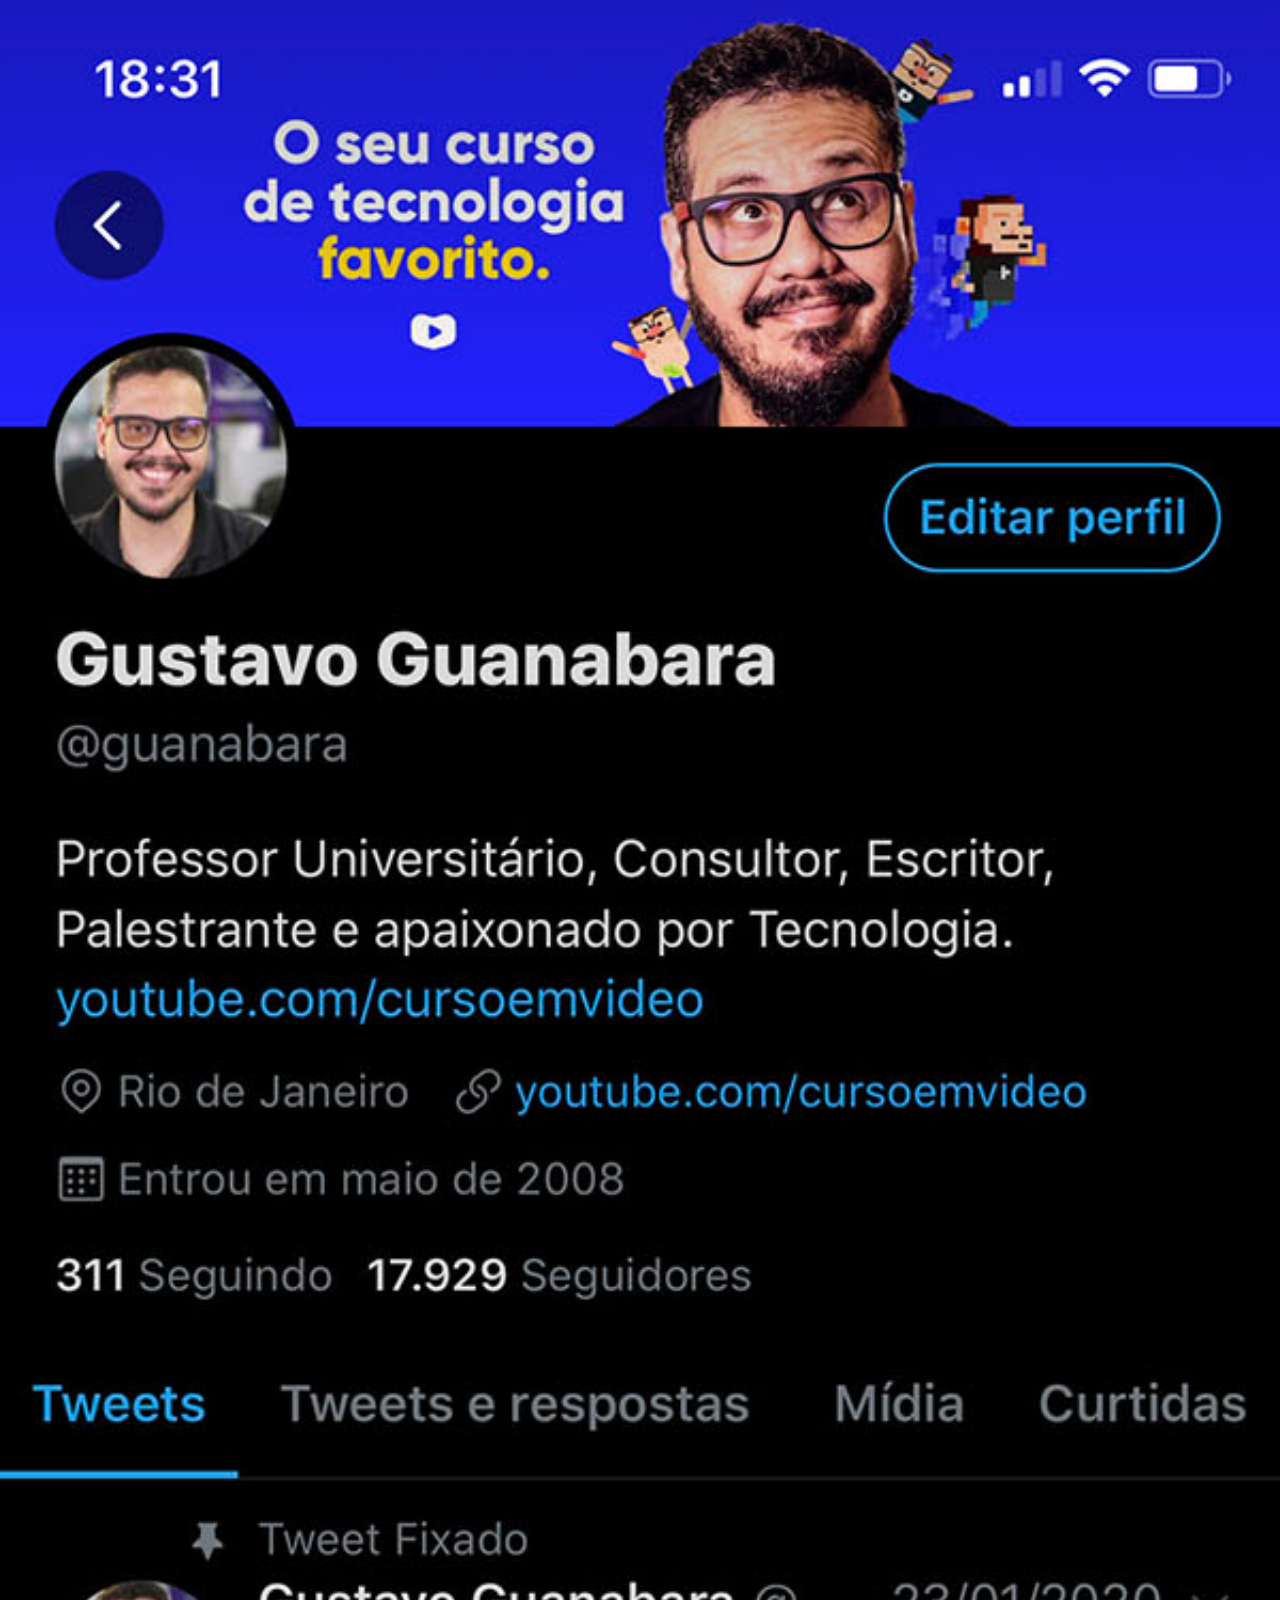
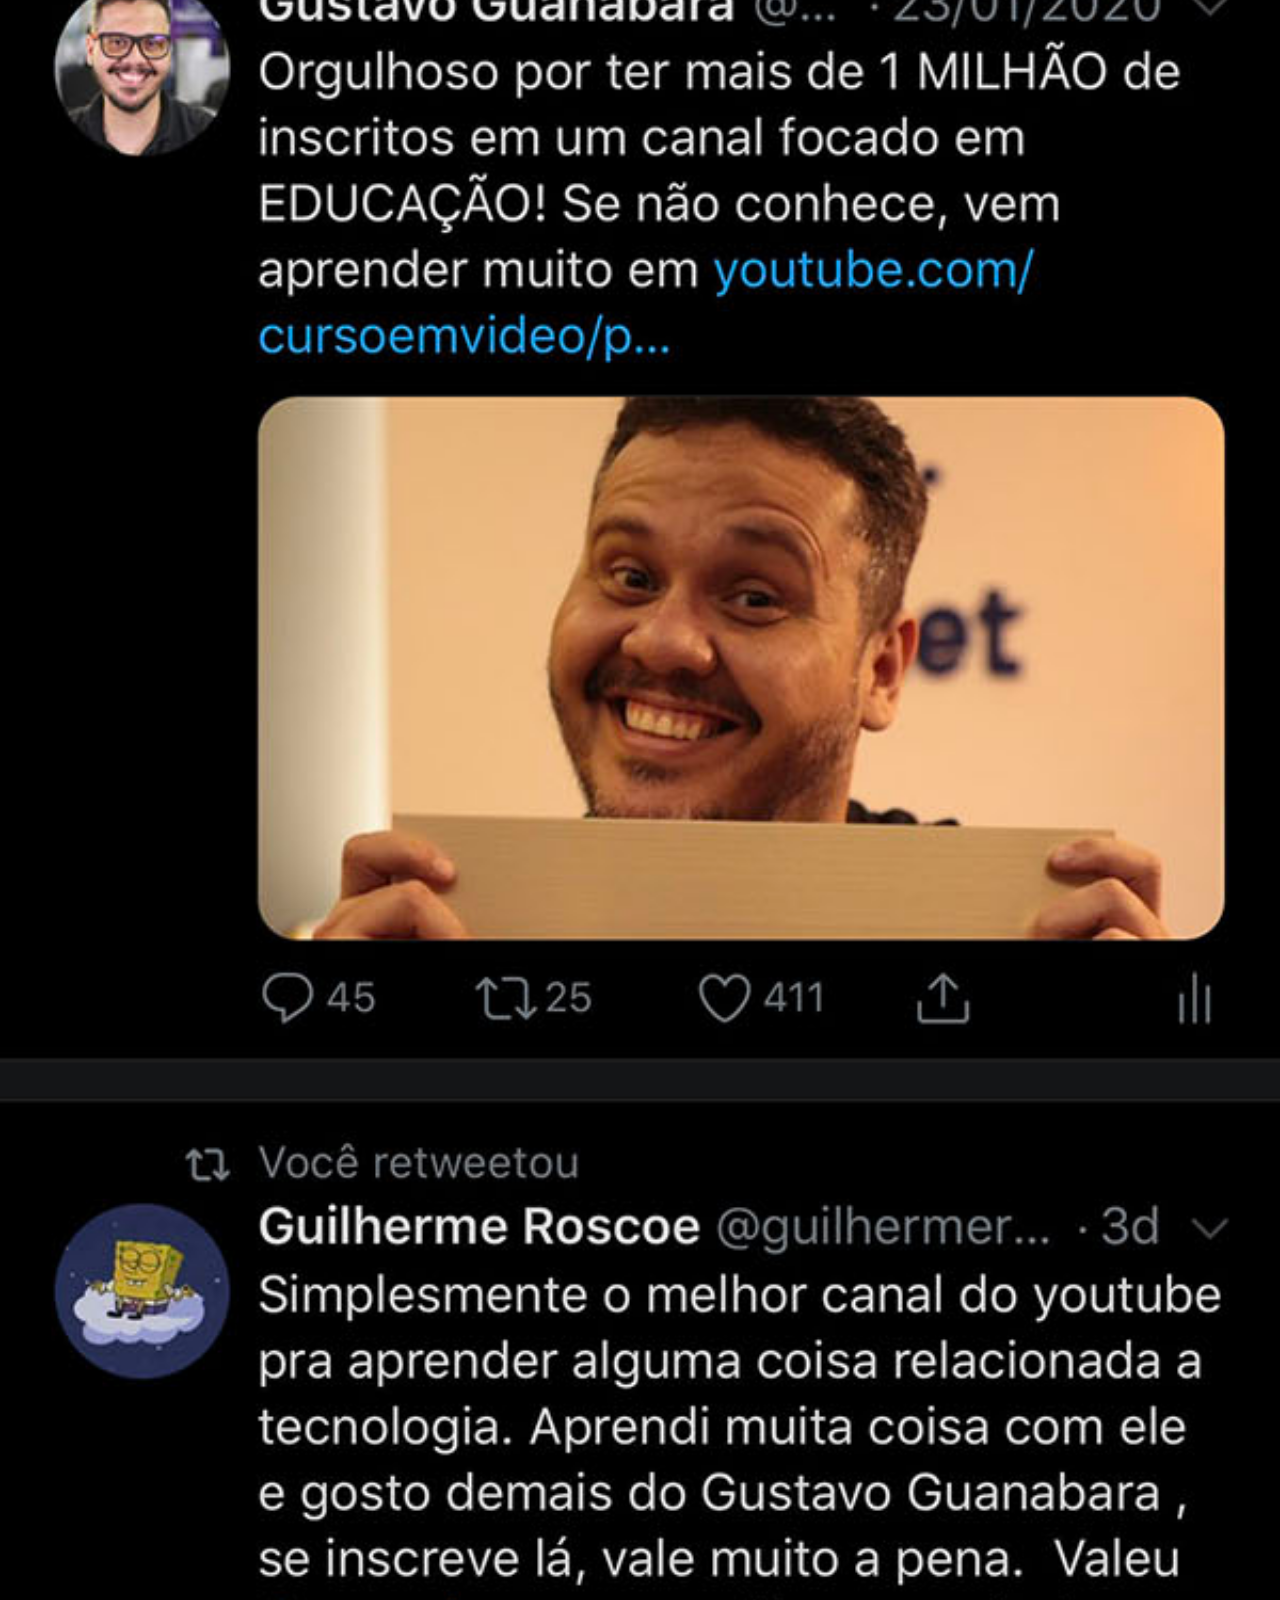
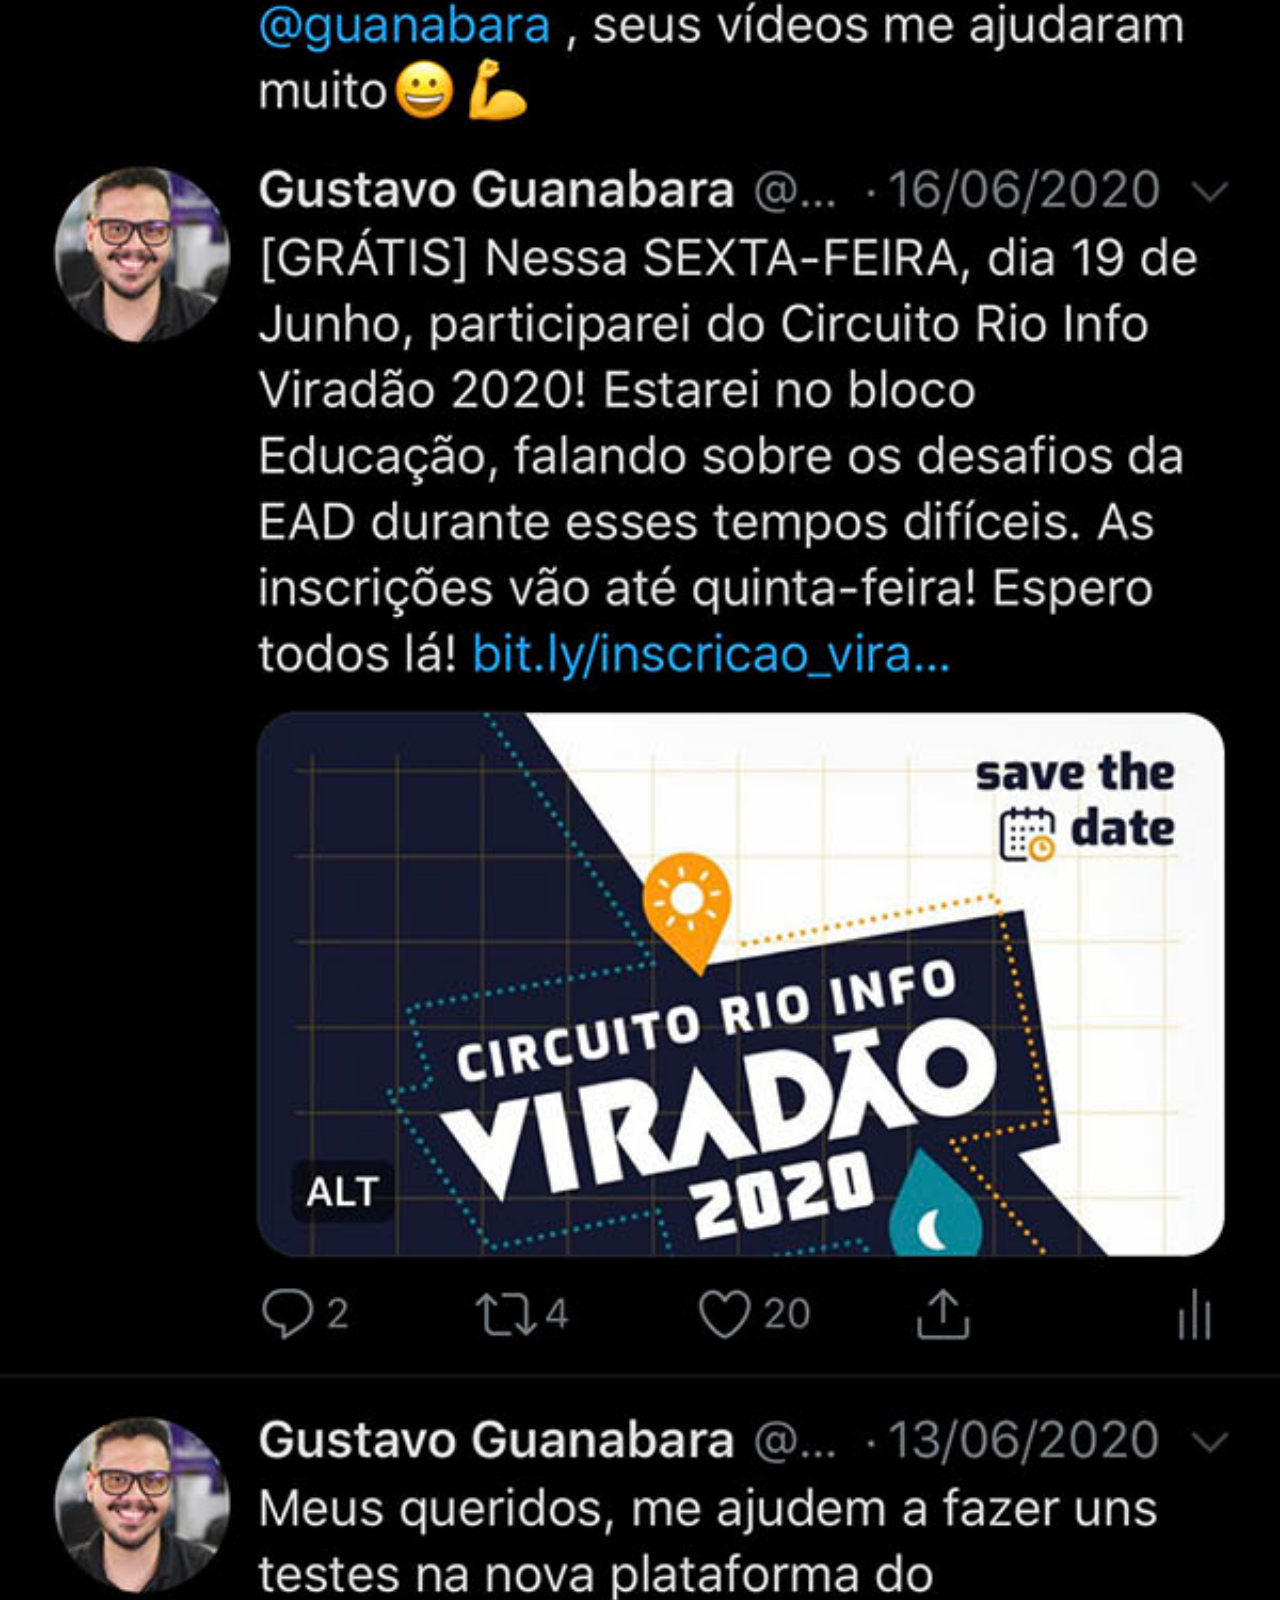
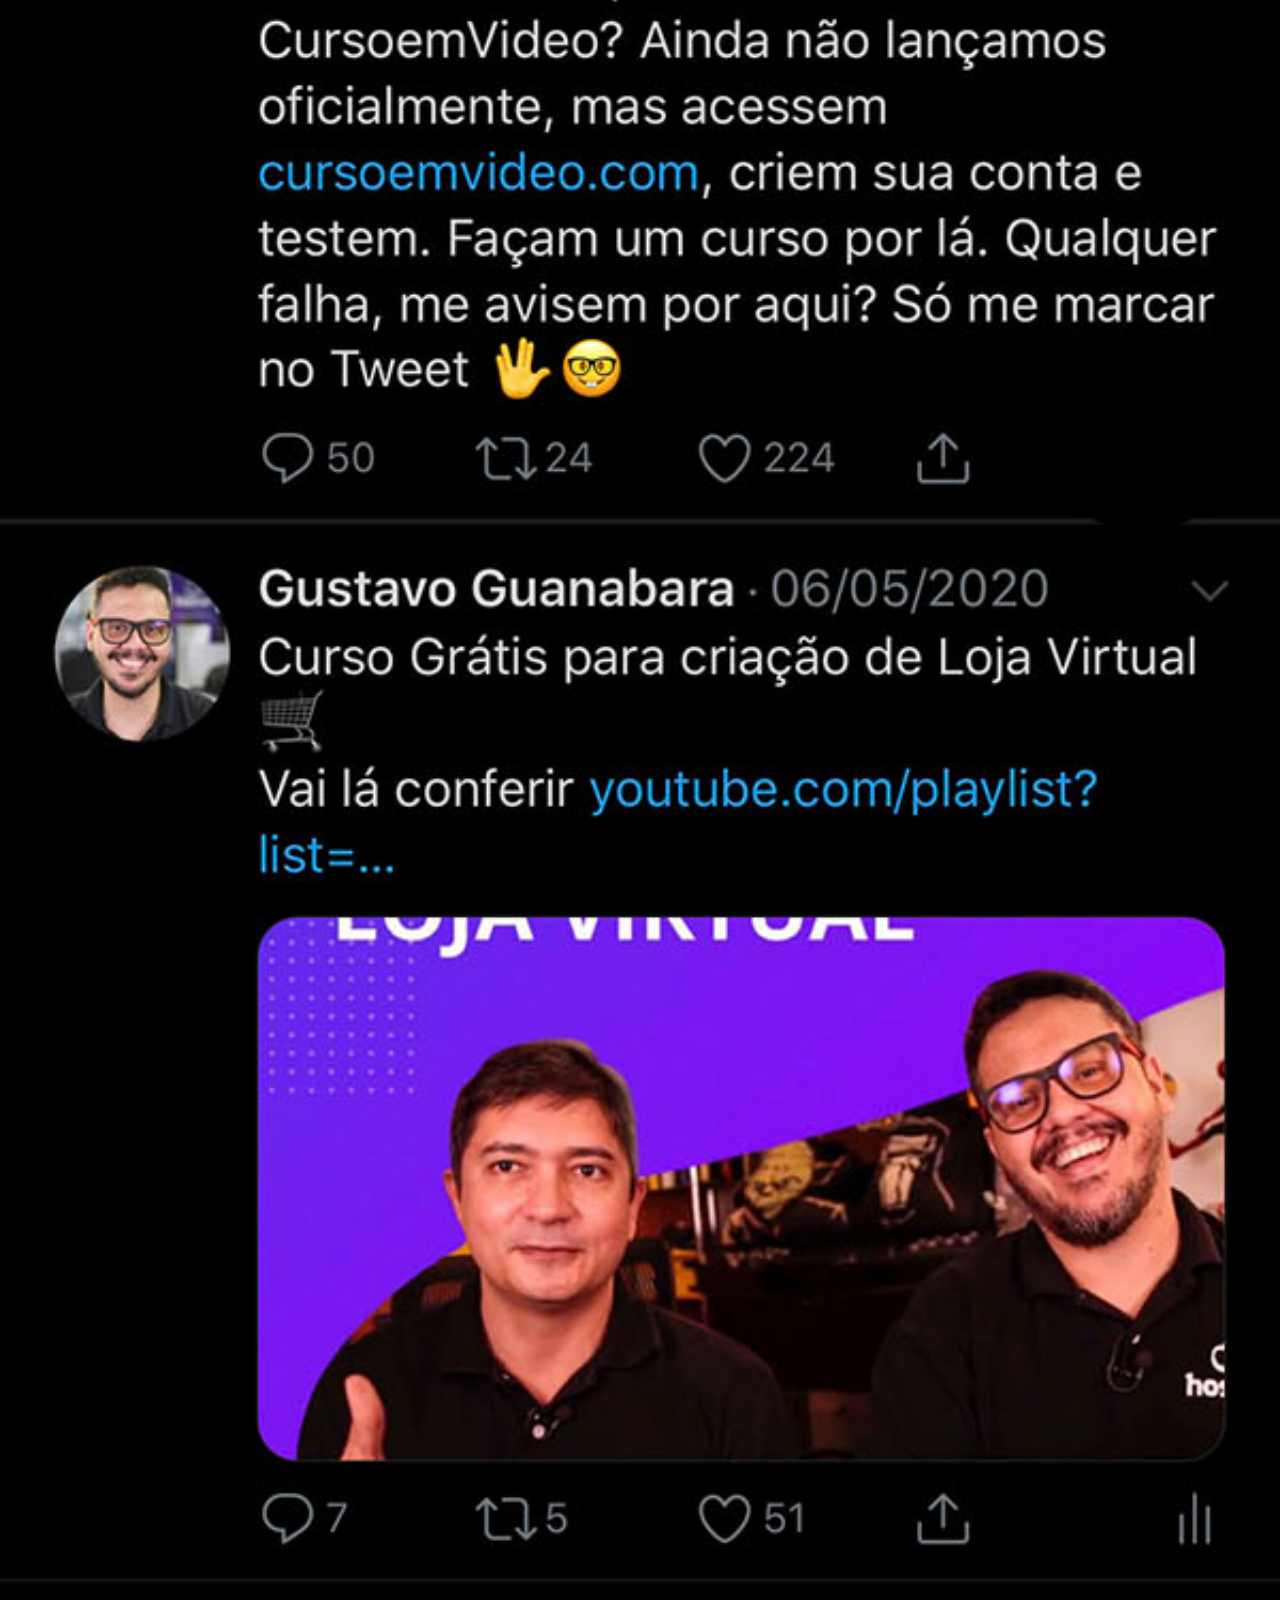
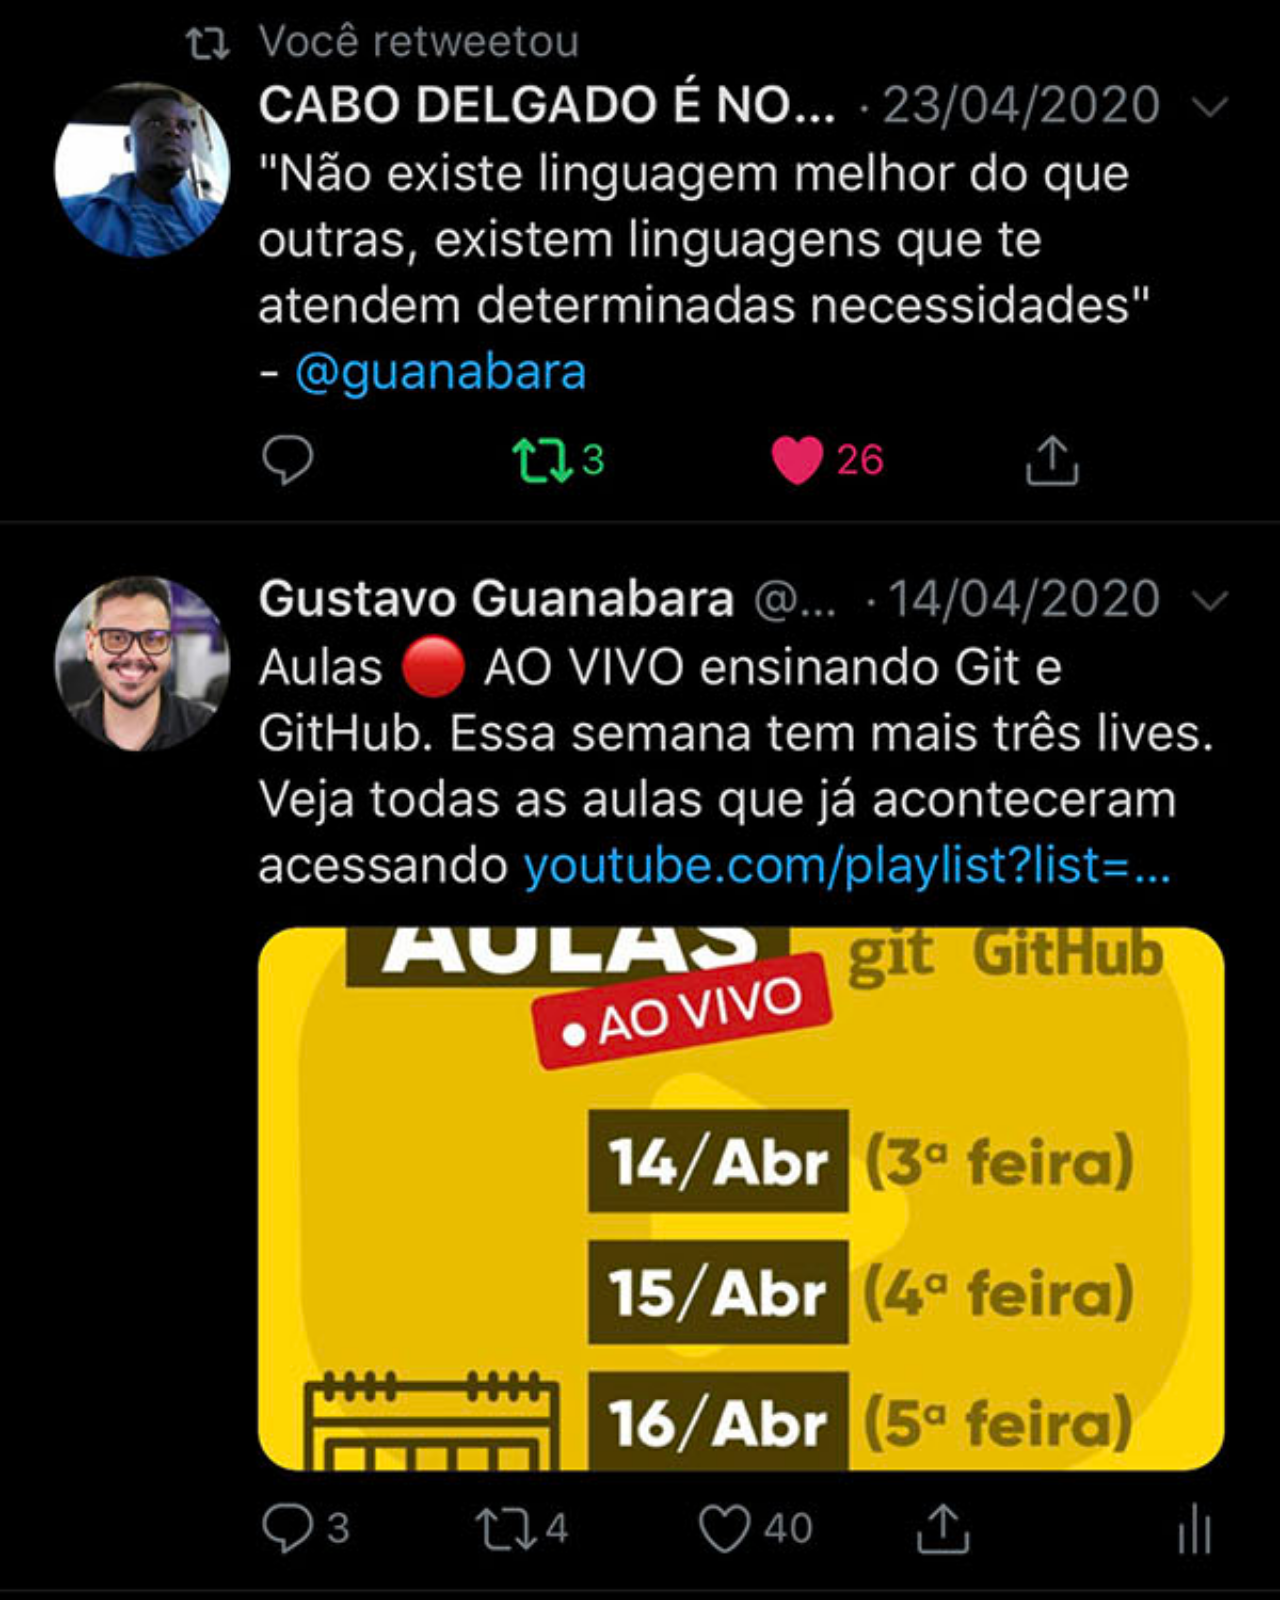
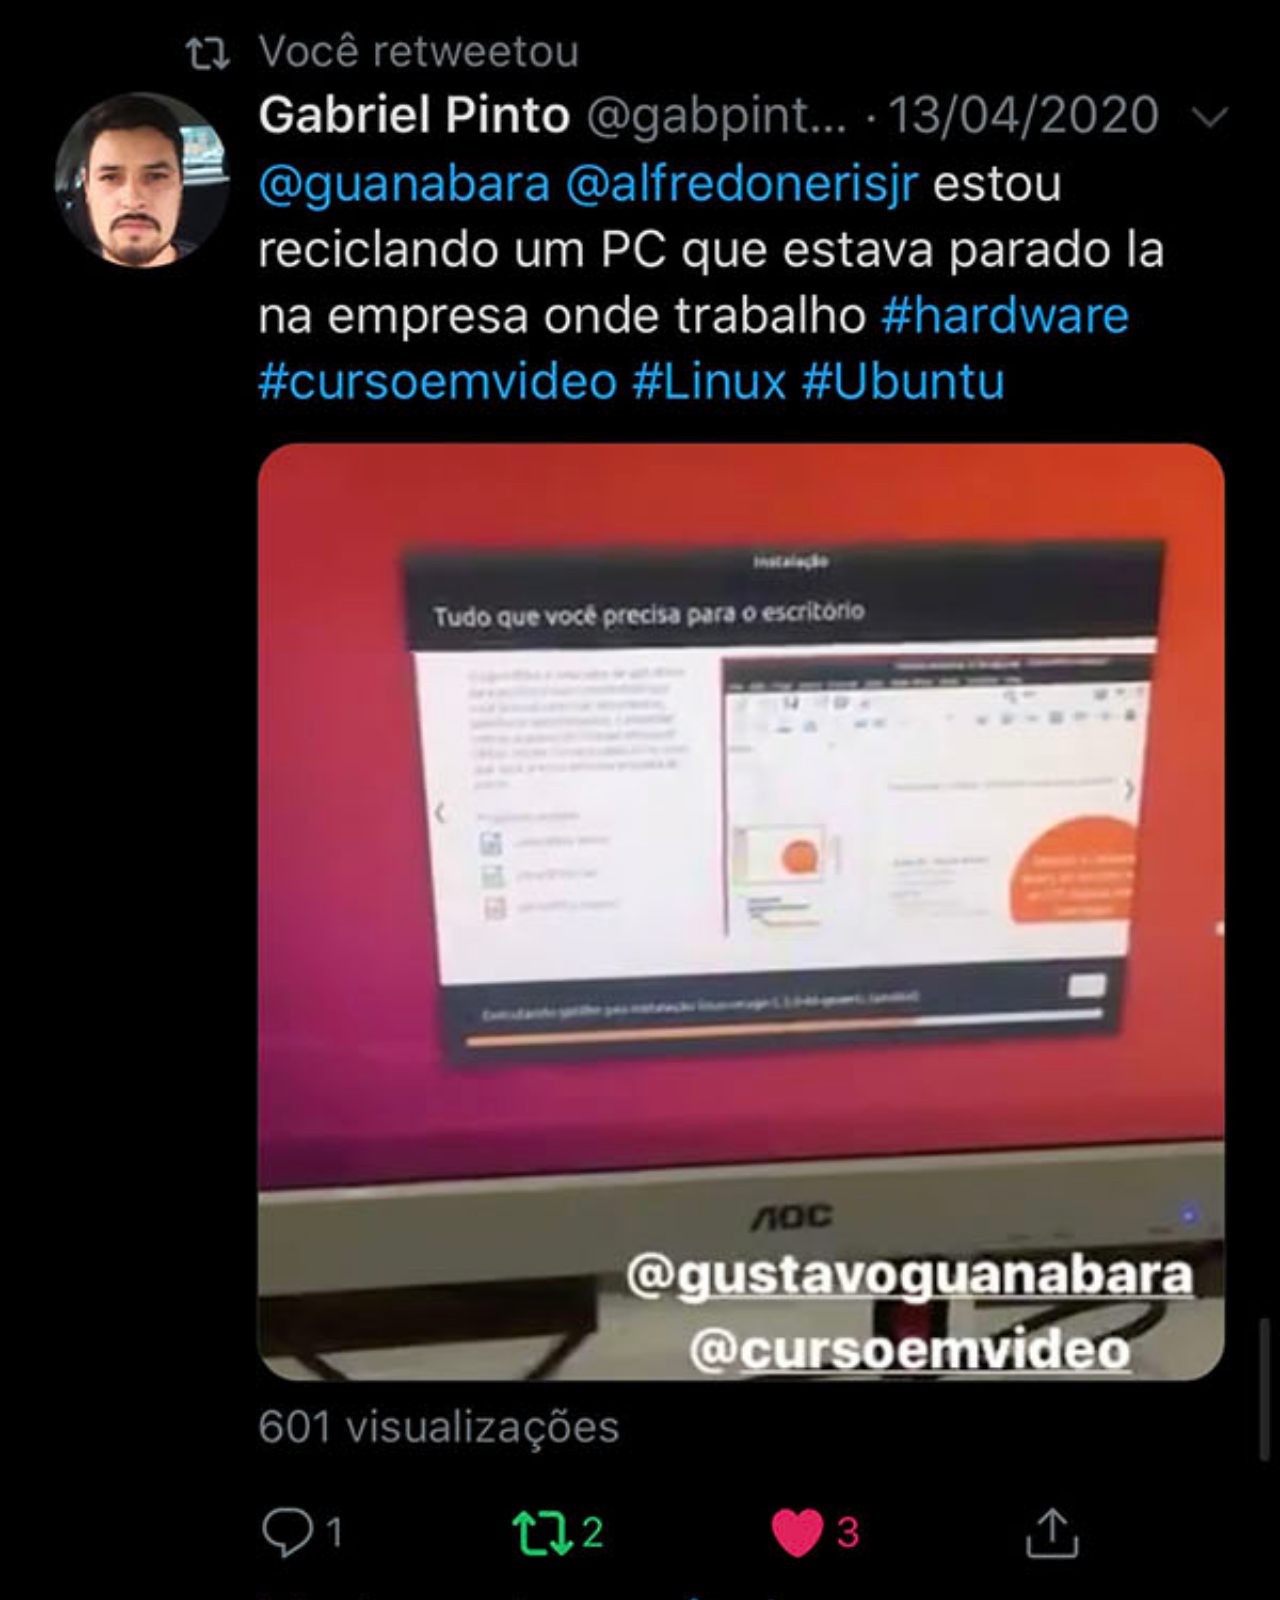
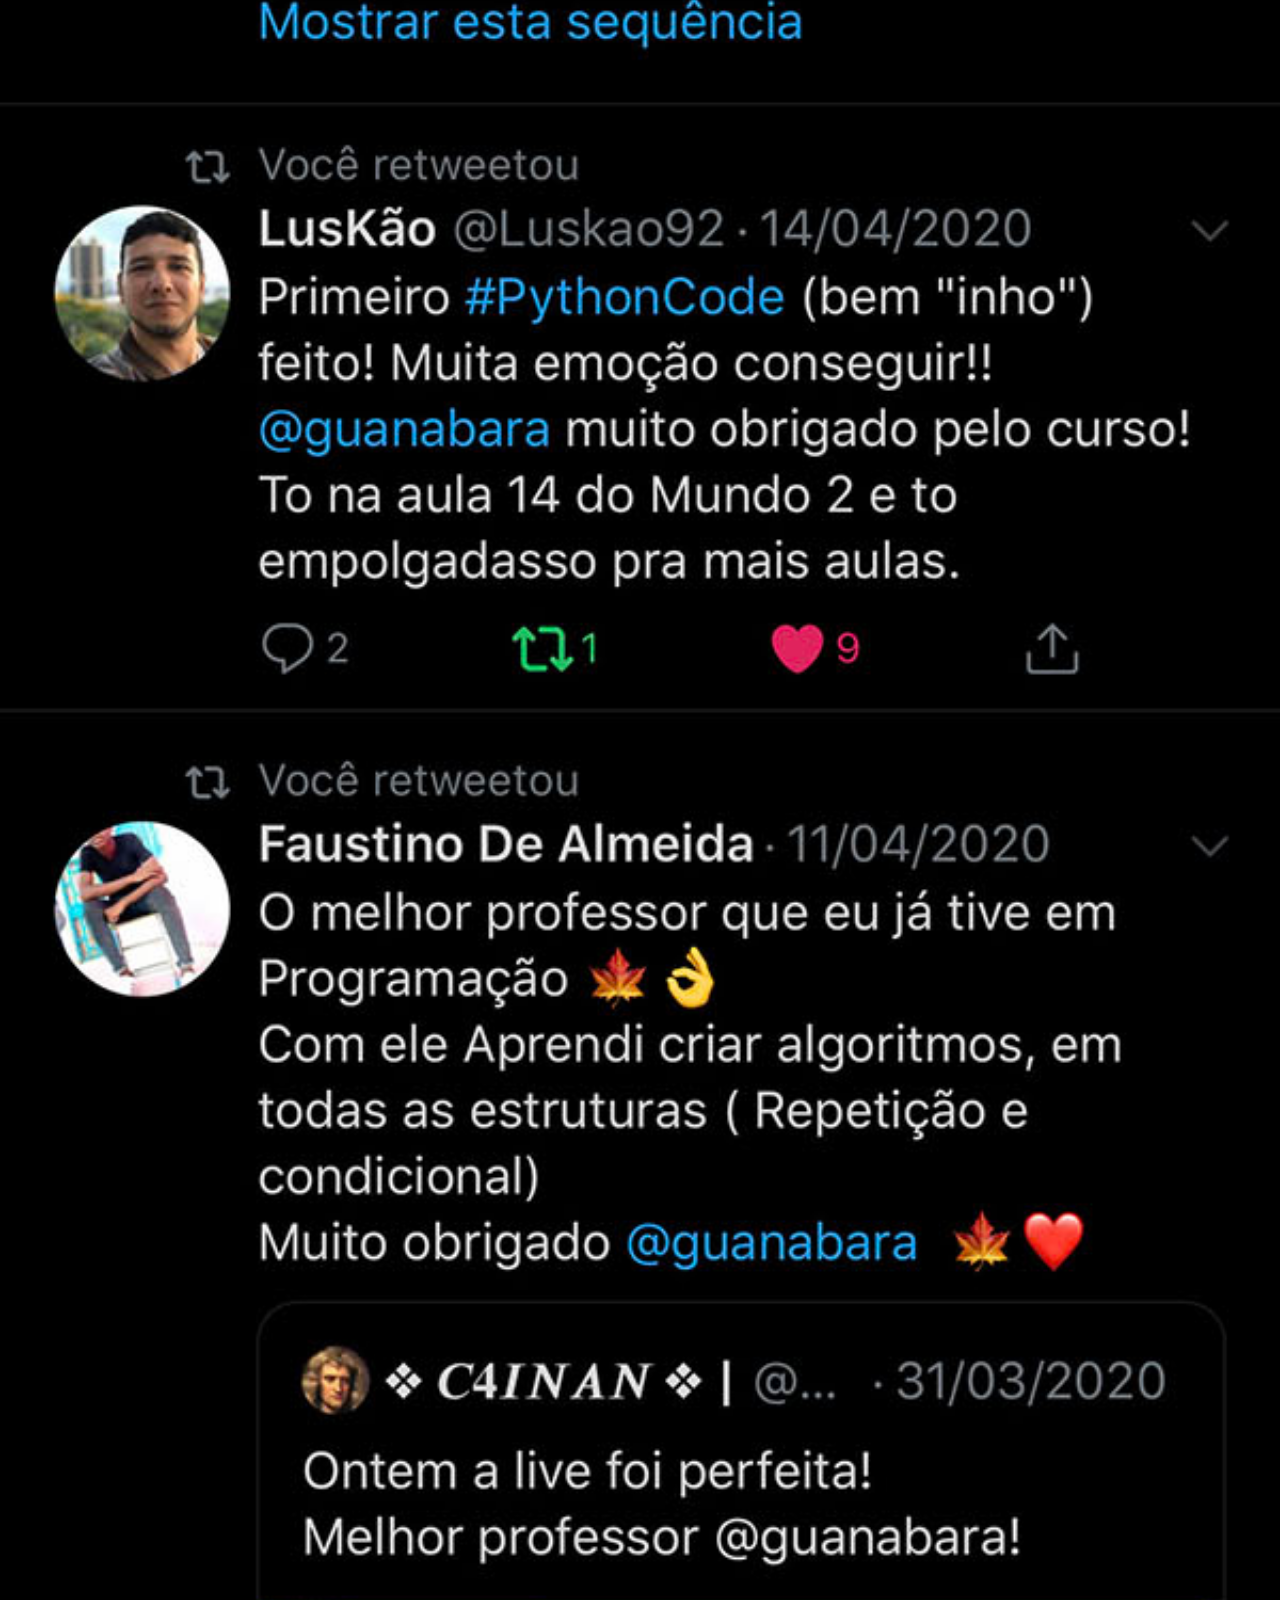
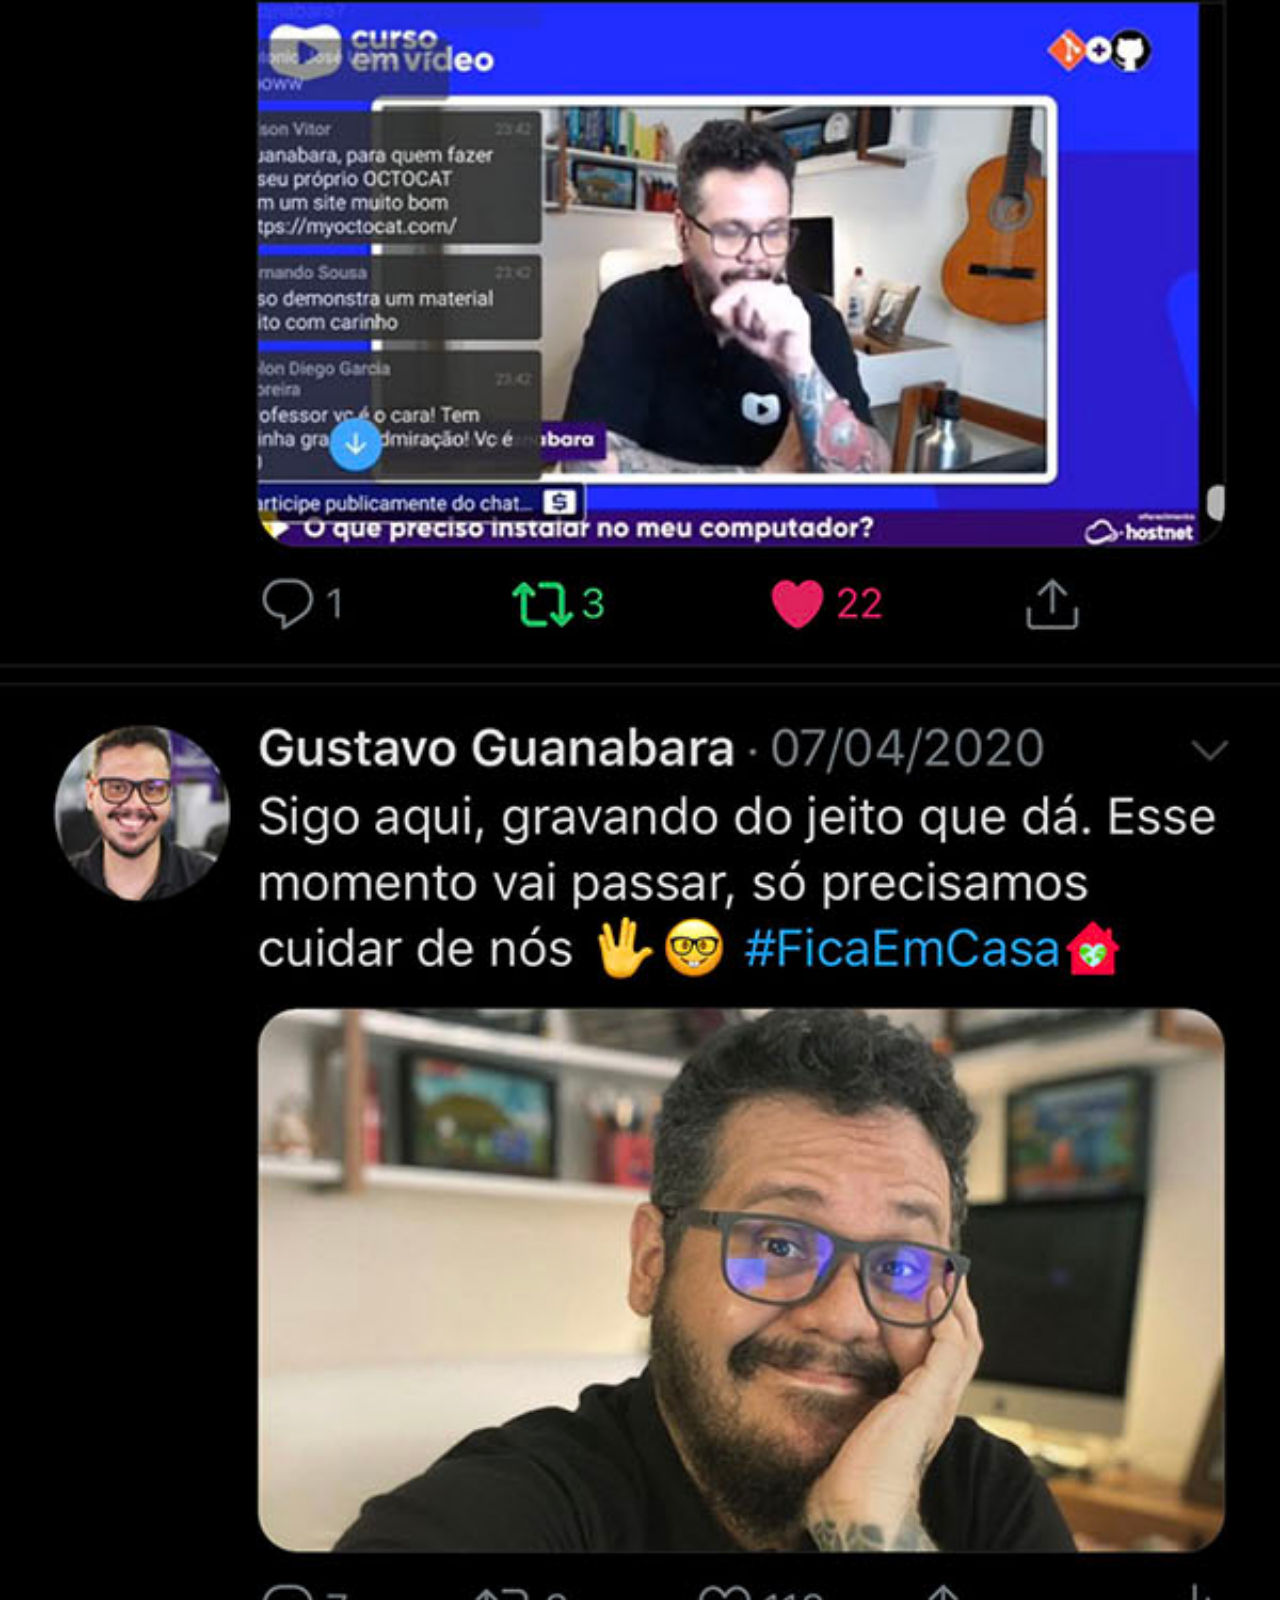
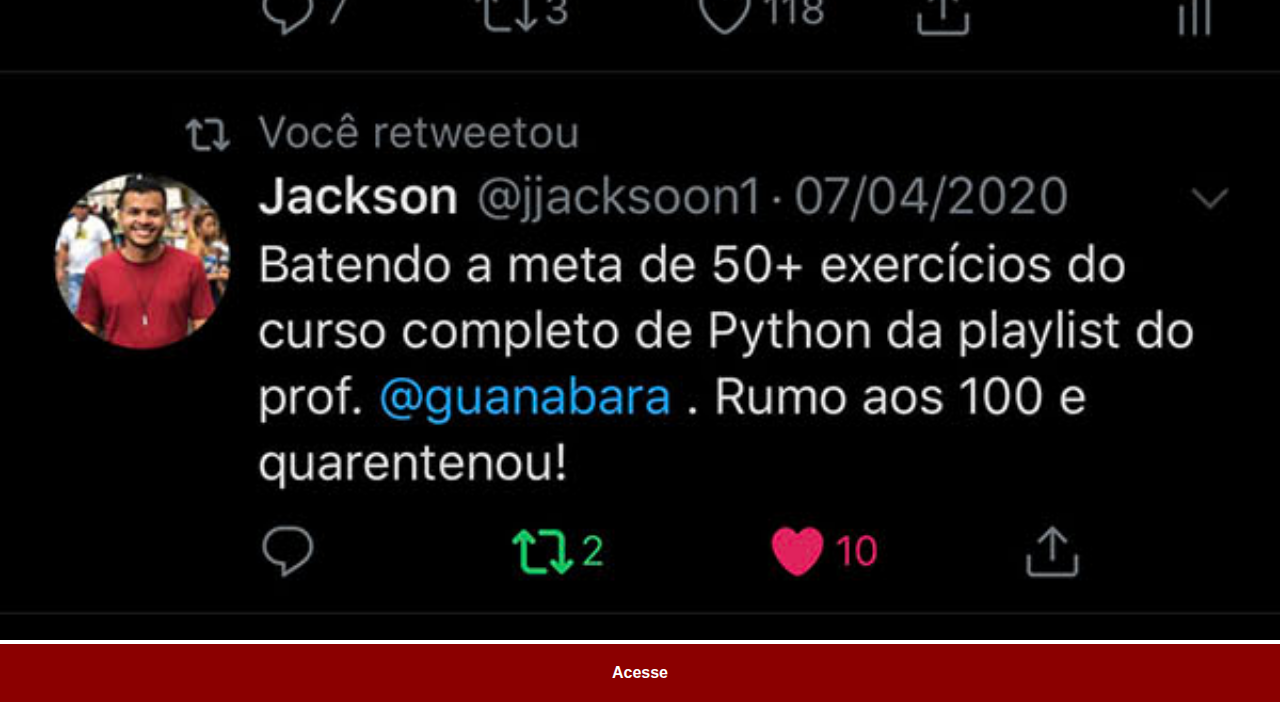
<file: x.html>
<!DOCTYPE html>
<html lang="pt-br">
<head>
    <meta charset="UTF-8">
    <meta name="viewport" content="width=device-width, initial-scale=1.0">
    <title>X</title>
    <link rel="stylesheet" href="estilos/social.css">
</head>
<body>
    <img src="imagens/tela-twitter.jpg" alt="X">
    <a href="https://x.com/guanabara" target="_blank">Acesse</a>
</body>
</html>
</file>
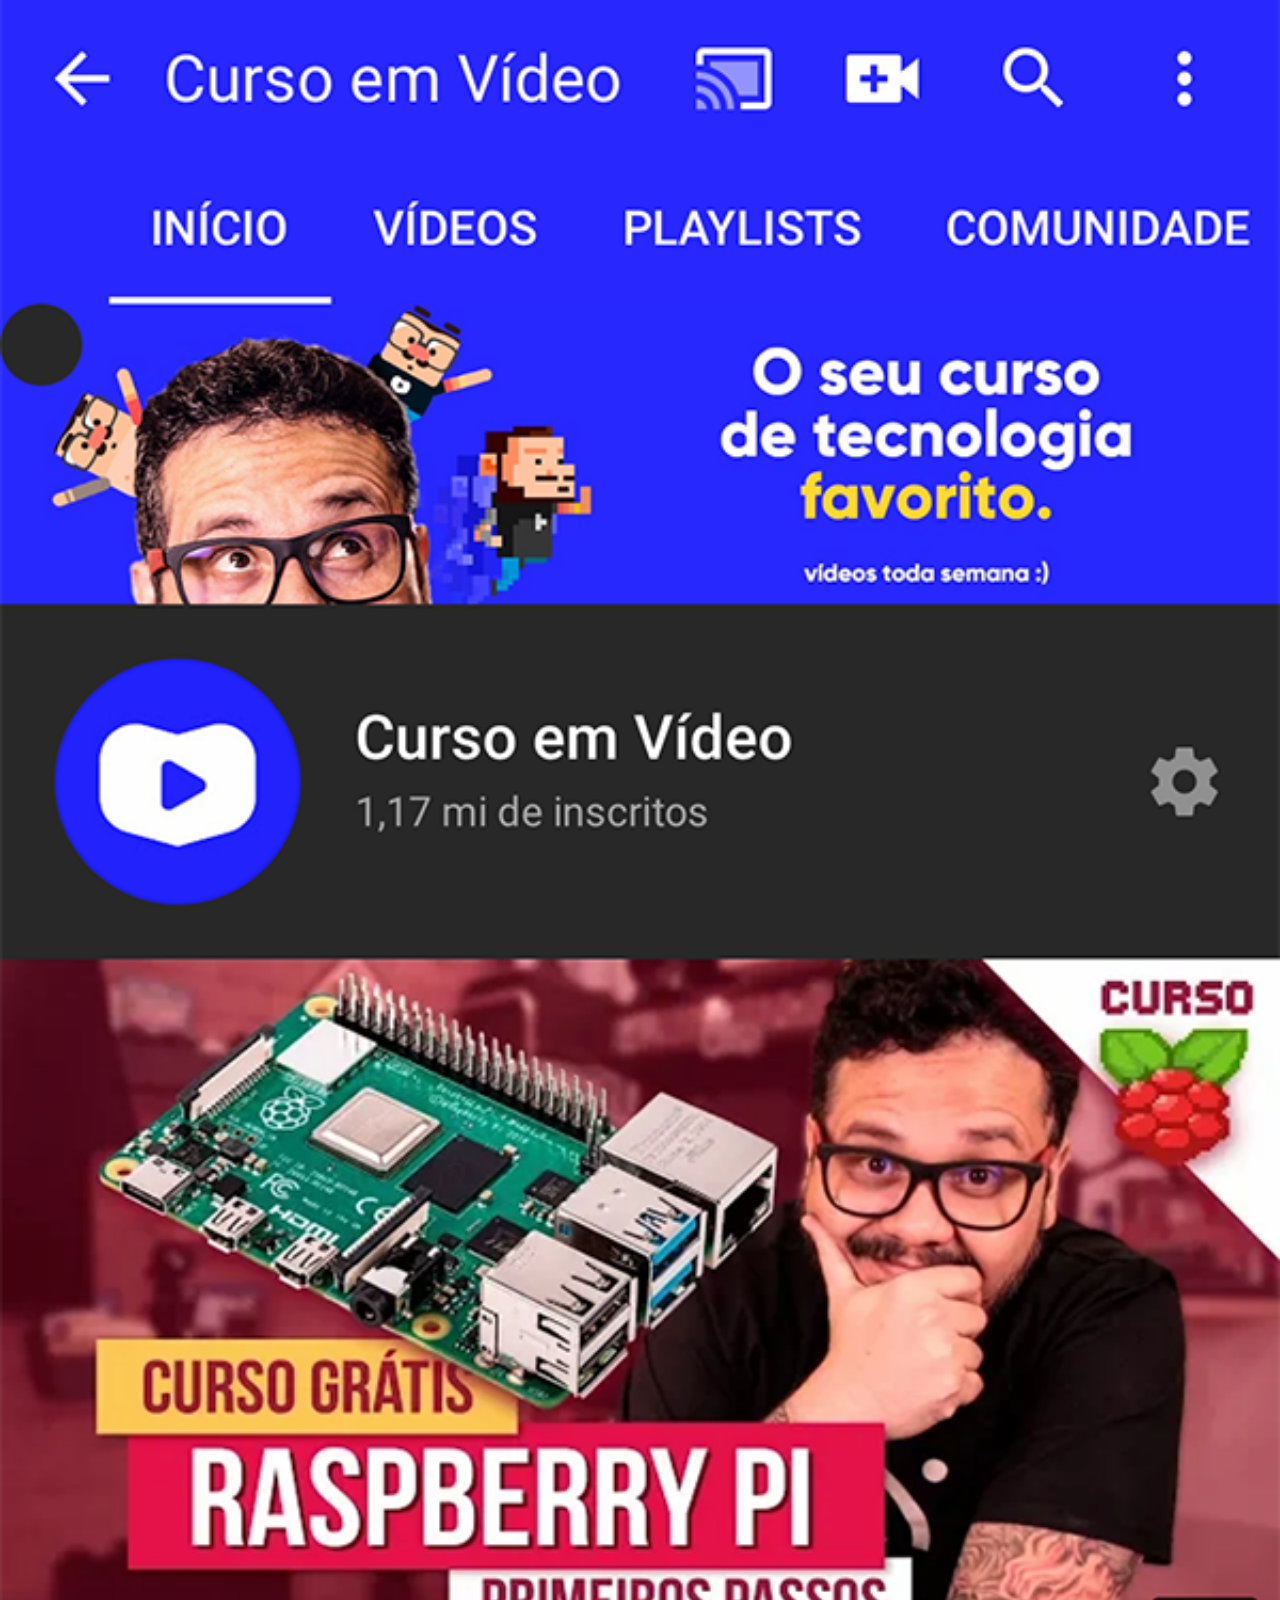
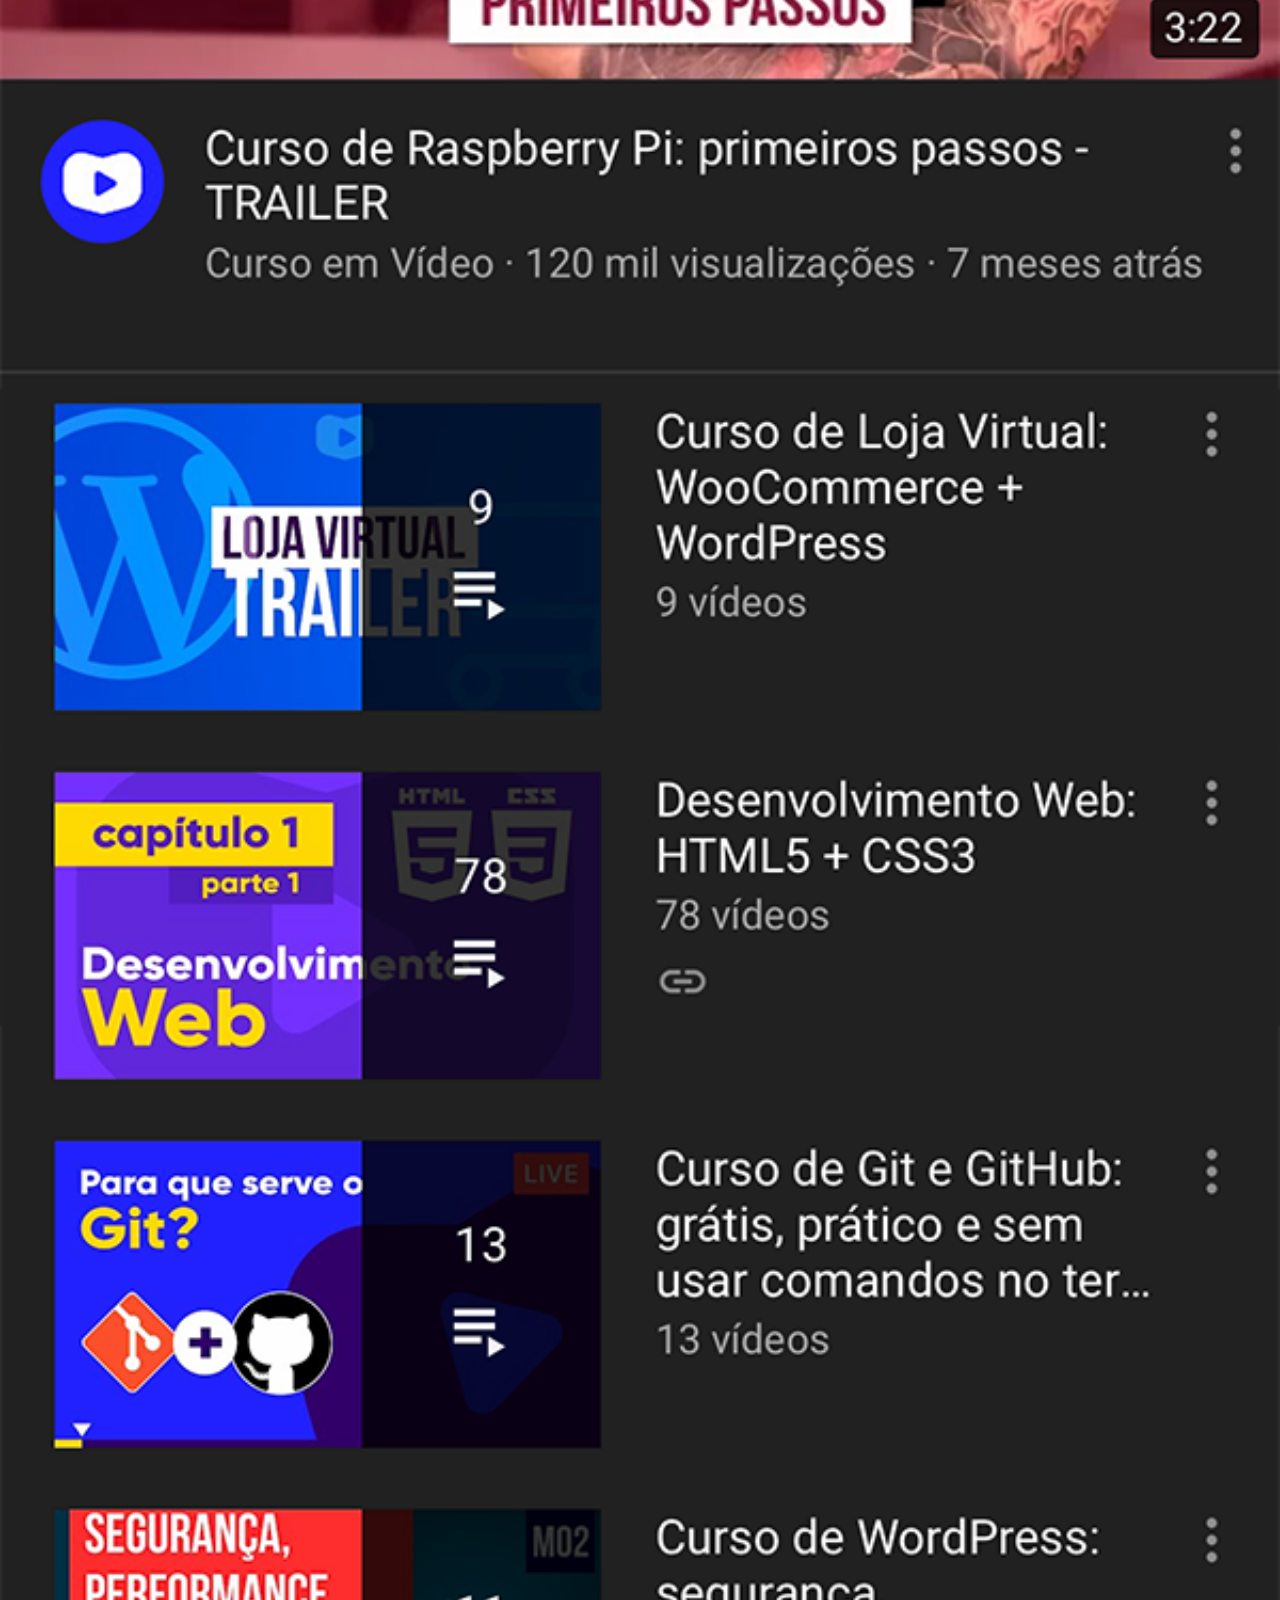
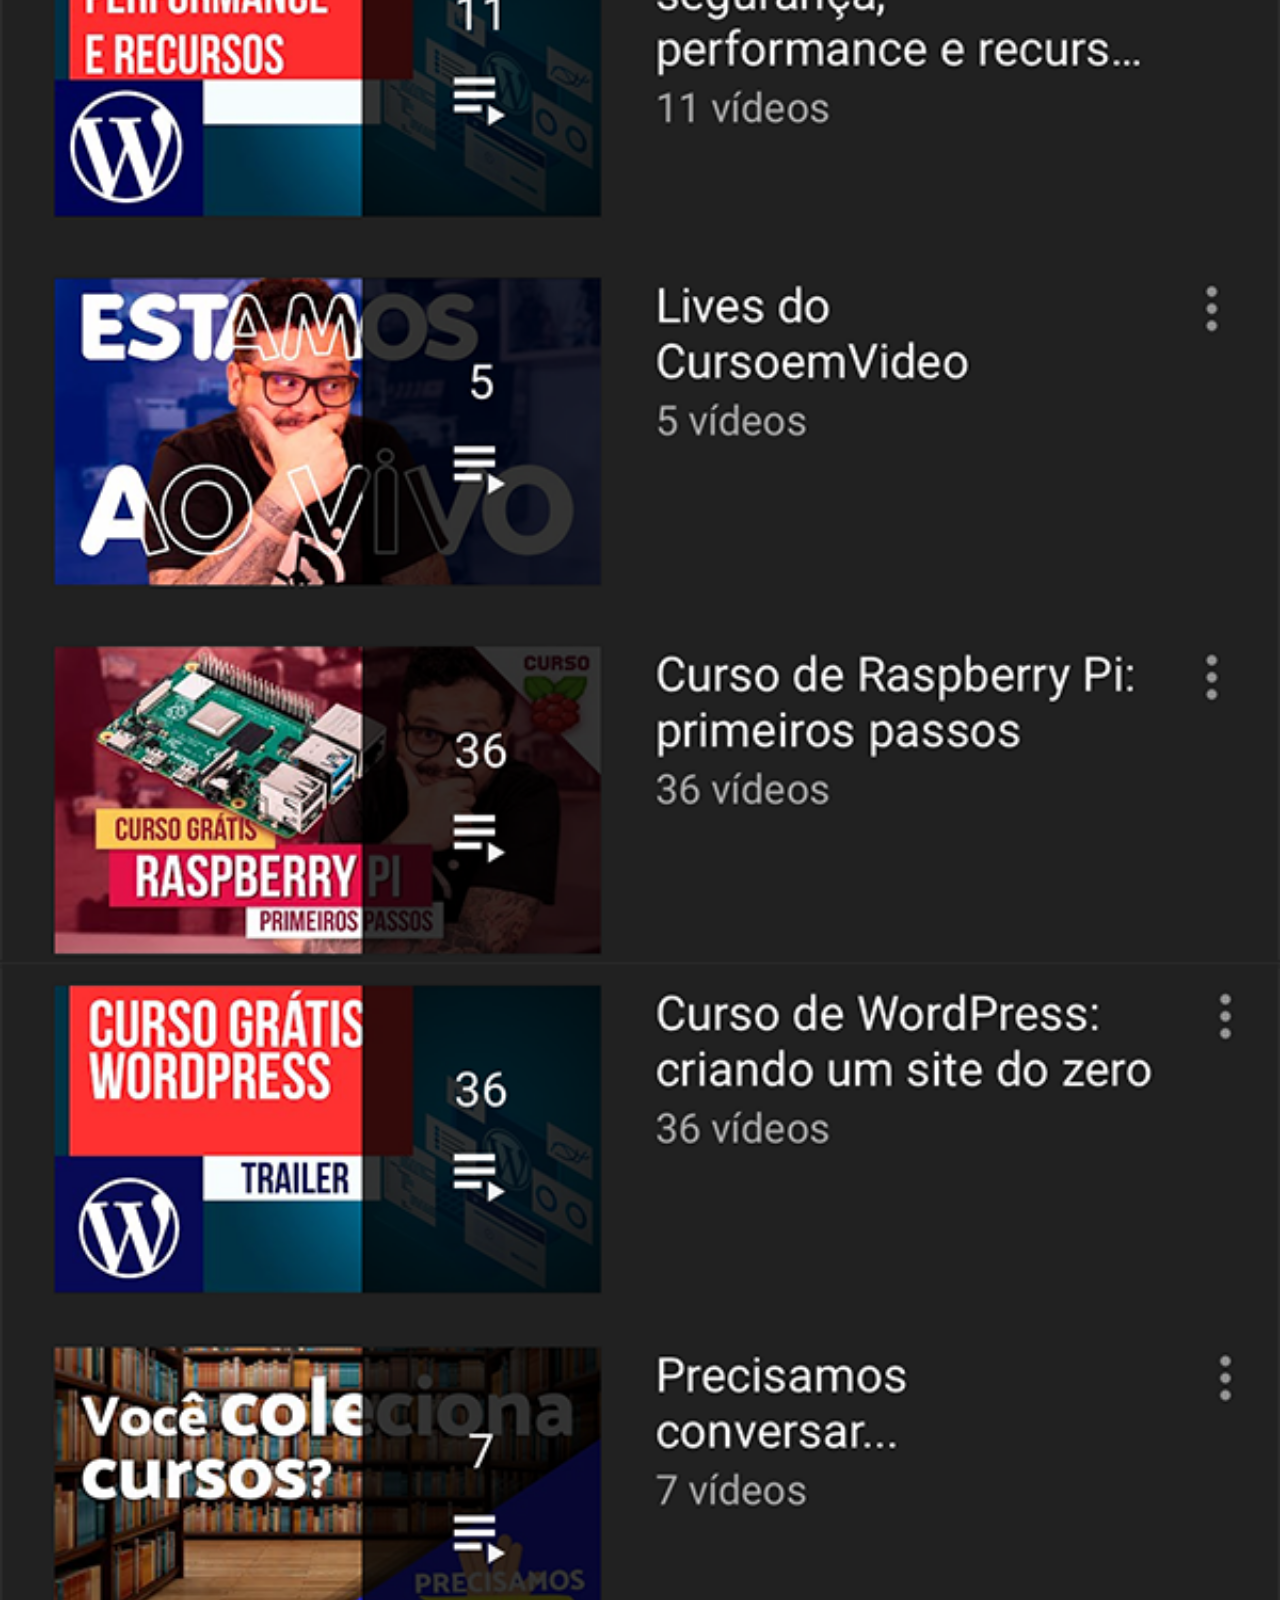
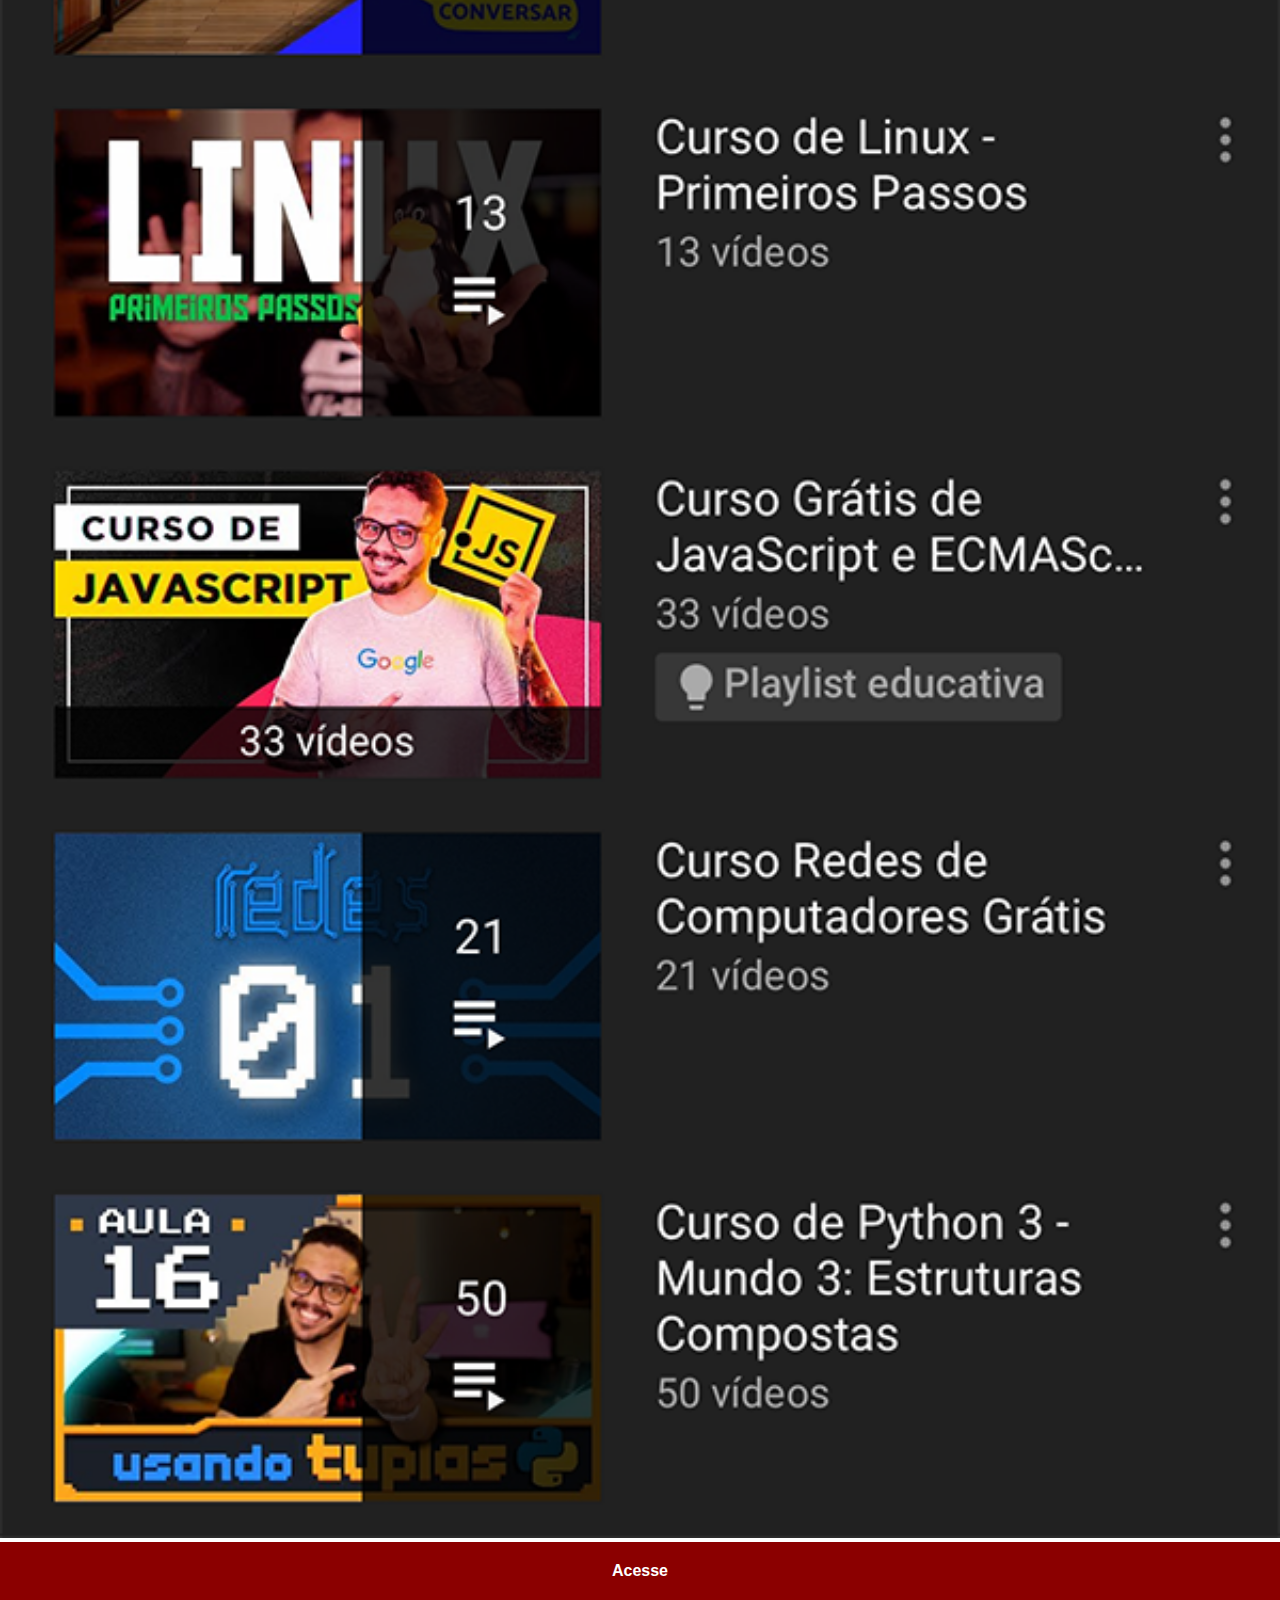
<file: youtube.html>
<!DOCTYPE html>
<html lang="pt-br">
<head>
    <meta charset="UTF-8">
    <meta name="viewport" content="width=device-width, initial-scale=1.0">
    <title>Youtube</title>
    <link rel="stylesheet" href="estilos/social.css">
</head>
<body>
    <img src="imagens/tela-youtube.png" alt="Youtube">
    <a href="https://www.youtube.com/c/CursoemV%C3%ADdeo/playlists" target="_blank">Acesse</a>
</body>
</html>
</file>
<file: estilos/style.css>
@charset "UTF-8";

* {
    margin: 0px;
    padding: 0px;
    font-family: Arial, Helvetica, sans-serif;
}

html, body {
    height: 100vh;
    width: 100vw;
    background-color: black;
}

body {
    background: url("../imagens/fundo-madeira.jpg") no-repeat top center;
    background-size: cover;
    background-attachment: fixed;
}

main {
    position: relative;
    height: 100vh;
}

section#telefone {
    position: absolute;
    top: 50%;
    left: 50%;
    transform: translate(-50%, -50%);
    
    height: 627px;
    width: 311px;
    background: url("../imagens/frame-iphone.png") no-repeat;
    
}

iframe#tela {
    position: relative;
    top: 80px;
    left: 22px;
    width: 267px;
    height: 471px;
}

section#redes-sociais {
    text-align: right;
}

section#redes-sociais img {
    width: 50px;
    margin: 10px;
    border-radius: 50%;
    box-shadow: 2px 2px 5px rgba(0, 0, 0, 0.404);
    box-sizing: border-box;
}

section#redes-sociais img:hover {
    border: 2px solid rgba(255, 255, 255, 0.61);
    transform: translate(-3px , -3px);
    box-shadow: 5px 5px 10px rgba(0, 0, 0, 0.603);
    transition: transform .5s, border 1s;
}
</file>
<file: estilos/social.css>
@charset "utf-8";

* {
    margin: 0px;
    padding: 0px;
    font-family: Arial, Helvetica, sans-serif;
}

::-webkit-scrollbar{
    width: 0px;
    height: 0px;
}
img {
    width: 100vw;
}

a {
    display: block;
    background-color: darkred;
    padding: 20px;
    color: white;
    text-align: center;
    font-weight: bolder;
    text-decoration: none;
}

a:hover {
    background-color: red;
}
</file>
